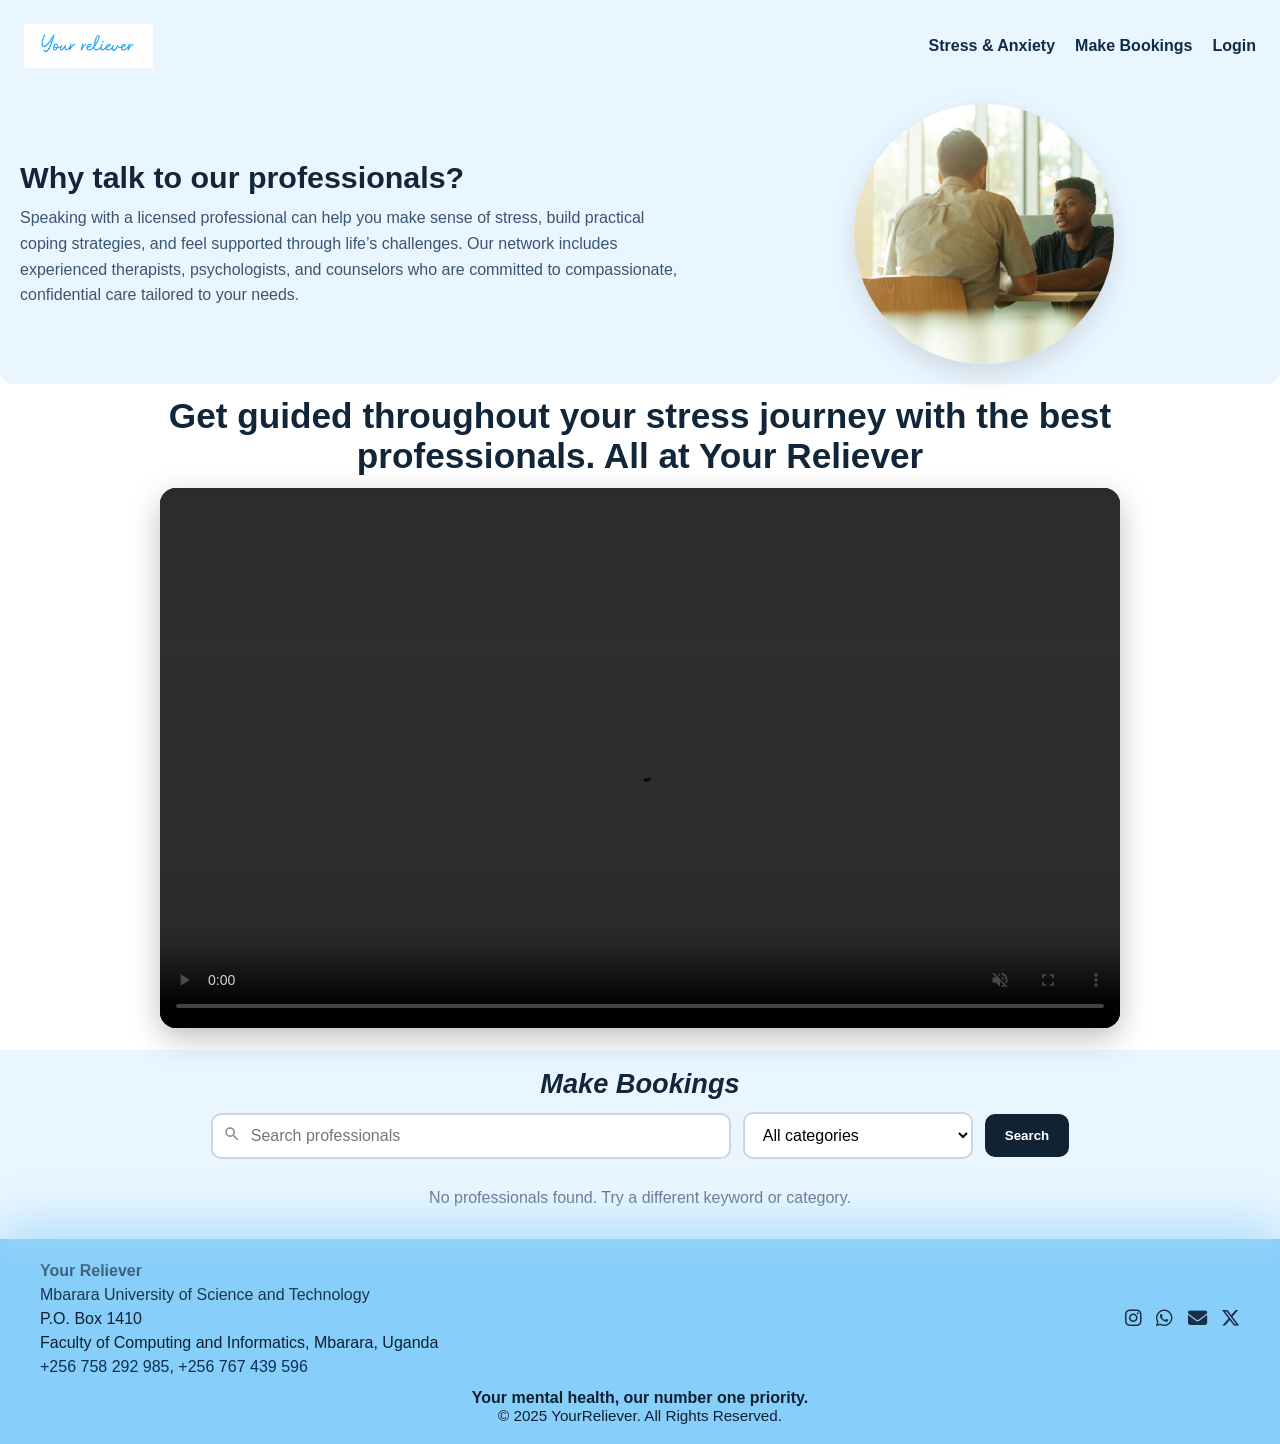
<file: BookProfessional.html>
<!DOCTYPE html>
<html lang="en">
    <head>
        <meta charset="UTF-8">
        <meta name="viewport" content="width=device-width, initial-scale=1" />
        <title>Book Professional - Your Reliever</title>
        <link rel="stylesheet" href="https://cdnjs.cloudflare.com/ajax/libs/font-awesome/6.5.0/css/all.min.css">
        <link rel="stylesheet" href="styles.css" />
    </head>
    <body class="book-professional">
        <nav class="bp-navbar" id="bpNavbar">
            <div class="bp-logo">
                <img src="Images/logo.png" alt="Your Reliever Logo" />
            </div>
            <ul class="bp-nav-links">
                <li><a href="#">Stress &amp; Anxiety</a></li>
                <li><a href="#bpBookingTitle">Make Bookings</a></li>
                <li><a href="#">Login</a></li>
            </ul>
        </nav>

            <!-- Why talk to our professionals? -->
            <section class="why" aria-label="Why talk to our professionals?">
                <div class="why__left">
                    <h2 class="why__title">Why talk to our professionals?</h2>
                    <p class="why__text">
                        Speaking with a licensed professional can help you make sense of stress, build
                        practical coping strategies, and feel supported through life’s challenges. Our
                        network includes experienced therapists, psychologists, and counselors who are
                        committed to compassionate, confidential care tailored to your needs.
                    </p>
                </div>
                <div class="why__right">
                    <!-- Replace src with your provided image path when ready -->
                    <img src="Images/PB.jpg" alt="Supportive professional session" class="PB" />
                </div>
            </section>
            
            <!-- Centered CTA heading below why section -->
            <div class="bp-cta-wrap">
                <div class="bp-cta-block">
                    <h2 class="bp-cta">Get guided throughout your stress journey with the best professionals. All at Your Reliever</h2>
                    
                    <!-- Autoplay video section -->
                    <section class="bp-video" aria-label="Introduction video">
                        <div class="bp-video__wrapper">
                            <video class="bp-video__player" src="video/BP video.mp4" autoplay muted loop playsinline controls>
                            </video>
                        </div>
                    </section>
                </div>
            </div>

            <!-- Make Bookings section -->
            <section class="bp-booking" aria-labelledby="bpBookingTitle">
                <div class="bp-booking__wrap">
                    <h2 class="bp-booking__title" id="bpBookingTitle">Make Bookings</h2>
                    <form class="bp-booking__form" role="search" aria-label="Search professionals by keyword and category">
                        <div class="bp-search">
                            <span class="bp-search__icon" aria-hidden="true">
                                <!-- inline SVG search icon -->
                                <svg width="18" height="18" viewBox="0 0 24 24" fill="none" xmlns="http://www.w3.org/2000/svg">
                                  <path d="M15.5 14h-.79l-.28-.27a6.471 6.471 0 0 0 1.57-4.23 6.5 6.5 0 1 0-6.5 6.5 6.471 6.471 0 0 0 4.23-1.57l.27.28v.79l5 4.99L20.49 19l-4.99-5Zm-6 0C7.01 14 5 11.99 5 9.5S7.01 5 9.5 5 14 7.01 14 9.5 11.99 14 9.5 14Z" fill="#66707a"/>
                                </svg>
                            </span>
                            <input class="bp-search__input" type="search" name="q" placeholder="Search professionals" aria-label="Search" />
                        </div>
                        <label class="bp-select__label" for="bpCategory">Category</label>
                        <select class="bp-search__select" id="bpCategory" name="category" aria-label="Category">
                            <option value="">All categories</option>
                            <option value="counsellors">Counsellors</option>
                            <option value="psychologists">Psychologists</option>
                            <option value="motivational-speakers">Motivational speakers</option>
                            <option value="religious-leaders">Religious leaders</option>
                        </select>

                        <button class="bp-search__button" type="submit">Search</button>
                    </form>
                    
                    <section class="bp-results" aria-live="polite" aria-label="Search results">
                        <div id="bpResults" class="bp-results__grid"></div>
                        <p class="bp-results__empty" id="bpResultsEmpty" hidden>No professionals found. Try a different keyword or category.</p>
                    </section>
                </div>
            </section>

            <!-- Booking Modal -->
            <div id="bpBookingModal" aria-modal="true" role="dialog" aria-labelledby="bpModalTitle" style="display:none;position:fixed;inset:0;background:rgba(0,0,0,.5);z-index:1000;align-items:center;justify-content:center;">
                <div class="bp-modal__panel" style="background:#fff; color:#111; width:min(680px, 92vw); max-height:90vh; overflow:auto; border-radius:12px; box-shadow:0 10px 30px rgba(0,0,0,.2); padding:20px 22px;">
                    <h3 id="bpModalTitle" class="bp-modal__title">Book a Professional</h3>
                    <form id="bpModalForm" style="display:block;">
                        <div class="bp-modal__grid" style="display:grid; grid-template-columns:1fr 1fr; gap:14px 16px; margin-top:10px;">
                            <div>
                                <label for="bpName">Full Name</label>
                                <input type="text" id="bpName" required placeholder="Your name" style="width:100%; padding:10px 12px; border:1px solid #e5e7eb; border-radius:8px;">
                            </div>
                            <div>
                                <label for="bpAge">Age</label>
                                <input type="number" id="bpAge" min="1" max="120" required placeholder="Age" style="width:100%; padding:10px 12px; border:1px solid #e5e7eb; border-radius:8px;">
                            </div>
                            <div>
                                <label for="bpTitle">Title</label>
                                <input type="text" id="bpTitle" required placeholder="e.g. Consultation" style="width:100%; padding:10px 12px; border:1px solid #e5e7eb; border-radius:8px;">
                            </div>
                            <div>
                                <label for="bpMeetup">Meetup Form</label>
                                <select id="bpMeetup" required style="width:100%; padding:10px 12px; border:1px solid #e5e7eb; border-radius:8px;">
                                    <option value="physical">Physical</option>
                                    <option value="video">Video call</option>
                                    <option value="audio">Audio call</option>
                                </select>
                            </div>
                            <div>
                                <label for="bpDate">Date</label>
                                <input type="date" id="bpDate" required style="width:100%; padding:10px 12px; border:1px solid #e5e7eb; border-radius:8px;">
                            </div>
                            <div>
                                <label for="bpTime">Time</label>
                                <input type="time" id="bpTime" required style="width:100%; padding:10px 12px; border:1px solid #e5e7eb; border-radius:8px;">
                            </div>
                            <div class="bp-modal__fullrow">
                                <label for="bpReason">Appointment Reason</label>
                                <textarea id="bpReason" rows="3" placeholder="Describe your reason" style="width:100%; padding:10px 12px; border:1px solid #e5e7eb; border-radius:8px;"></textarea>
                            </div>
                            <div class="bp-modal__fullrow">
                                <label for="bpProfessional">Select Professional</label>
                                <select id="bpProfessional" required style="width:100%; padding:10px 12px; border:1px solid #e5e7eb; border-radius:8px;"></select>
                            </div>
                        </div>
                        <div class="bp-modal__actions" style="display:flex; gap:10px; justify-content:flex-end; margin-top:14px;">
                            <button type="button" id="bpCancel" class="bp-btn bp-btn--secondary" style="padding:10px 14px; border-radius:8px;">Cancel</button>
                            <button type="submit" class="bp-search__button" style="padding:10px 14px; border-radius:8px;">Confirm Booking</button>
                        </div>
                    </form>
                    <div id="bpModalMsg" class="bp-modal__msg" style="margin-top:8px; color:#16a34a; font-weight:600;"></div>
                </div>
            </div>

        <!-- Footer -->
        <footer class="site-footer" role="contentinfo">
          <div class="footer__inner">
            <!-- Left: Contact/Address -->
            <address class="footer__address">
              <strong>Your Reliever</strong><br>
              Mbarara University of Science and Technology<br>
              P.O. Box 1410<br>
              Faculty of Computing and Informatics, Mbarara, Uganda<br>
              <a href="tel:+256758292985">+256 758 292 985</a>,
              <a href="tel:+256767439596">+256 767 439 596</a>
            </address>
    
            <!-- Right: Social Icons -->
            <div class="footer__social" aria-label="Social links">
              <a href="#" aria-label="Instagram" class="footer__icon"><i class="fa-brands fa-instagram"></i></a>
              <a href="#" aria-label="WhatsApp" class="footer__icon"><i class="fa-brands fa-whatsapp"></i></a>
              <a href="mailto:info@yourreliever.example" aria-label="Email" class="footer__icon"><i class="fa-solid fa-envelope"></i></a>
              <a href="#" aria-label="Twitter" class="footer__icon"><i class="fa-brands fa-x-twitter"></i></a>
            </div>
          </div>
          <!-- Bottom row: Quote and Copyright at the very bottom -->
          <div class="footer__bottom">
            <p class="footer__quote">Your mental health, our number one priority.</p>
            <p class="footer__copy">&copy; 2025 YourReliever. All Rights Reserved.</p>
          </div>
        </footer>

        <script src="Script.js" defer></script>
        <script>
          (function(){
            const openBtn = document.getElementById('bpOpenBooking');
            const modal = document.getElementById('bpBookingModal');
            const cancelBtn = document.getElementById('bpCancel');
            const form = document.getElementById('bpModalForm');
            const sel = document.getElementById('bpProfessional');
            const msg = document.getElementById('bpModalMsg');

            async function isAuthed(){
              try{
                const r = await fetch((location.protocol === 'file:' ? 'http://localhost/YourReliever/' : '') + 'backend/api/user.php?action=full', { credentials: 'include' });
                const j = await r.json();
                return !!(j && j.success);
              }catch(_){ return false; }
            }

            function openModal(){ modal.style.display = 'flex'; msg.style.display='none'; }
            function closeModal(){ modal.style.display = 'none'; }

            function loadProfessionals(){
              return fetch('backend/api/bookings.php?action=professionals', { credentials: 'include' })
                .then(r=>r.json()).then(j=>{
                  const list = (j && j.data) || [];
                  sel.innerHTML = '<option value="">Select professional</option>' + list.map(function(p){
                    const id = p.professional_id || p.id || p.user_id || '';
                    const name = p.full_name || p.name || ('#'+id);
                    return '<option value="'+id+'">'+name+'</option>';
                  }).join('');
                  return list;
                }).catch(()=>{ sel.innerHTML = '<option value="">Failed to load</option>'; return []; });
            }

            // Expose a helper to open the modal for a specific professional id
            window.bpShowBookingFor = function(professionalId){
              openModal();
              // Ensure list is populated, then preselect
              loadProfessionals().then(function(){
                if (professionalId) {
                  sel.value = String(professionalId);
                }
              });
            };

            if (openBtn) openBtn.addEventListener('click', async function(){
              if (!await isAuthed()) { alert('Please log in to book a professional.'); return; }
              openModal(); loadProfessionals();
            });
            if (cancelBtn) cancelBtn.addEventListener('click', closeModal);
            if (modal) modal.addEventListener('click', function(e){ if(e.target === modal) closeModal(); });

            if (form) form.addEventListener('submit', function(e){
              e.preventDefault();
              const professional_id = Number(sel.value);
              const appointment_date = document.getElementById('bpDate').value;
              const appointment_time = document.getElementById('bpTime').value;
              const booking_type = document.getElementById('bpTitle').value.trim();
              const problem = document.getElementById('bpReason').value.trim();
              const meetup = document.getElementById('bpMeetup').value;
              if (!professional_id || !appointment_date || !appointment_time || !booking_type) {
                alert('Please fill all required fields.'); return;
              }
              fetch('backend/api/bookings.php', {
                method: 'POST',
                headers: { 'Content-Type': 'application/json' },
                credentials: 'include',
                body: JSON.stringify({ action: 'create', professional_id, appointment_date, appointment_time, booking_type, problem, meetup })
              }).then(r=>r.json()).then(j=>{
                if (!j || j.success === false) { throw new Error((j&&j.error)||'Failed'); }
                msg.textContent = 'Booking confirmed! A reminder and notification have been added to your profile.';
                msg.style.display = 'block';
                setTimeout(closeModal, 1200);
              }).catch(err=>{
                alert('Please log in to book a professional.');
              });
            });
          })();
        </script>
    </body>
</html>
</file>
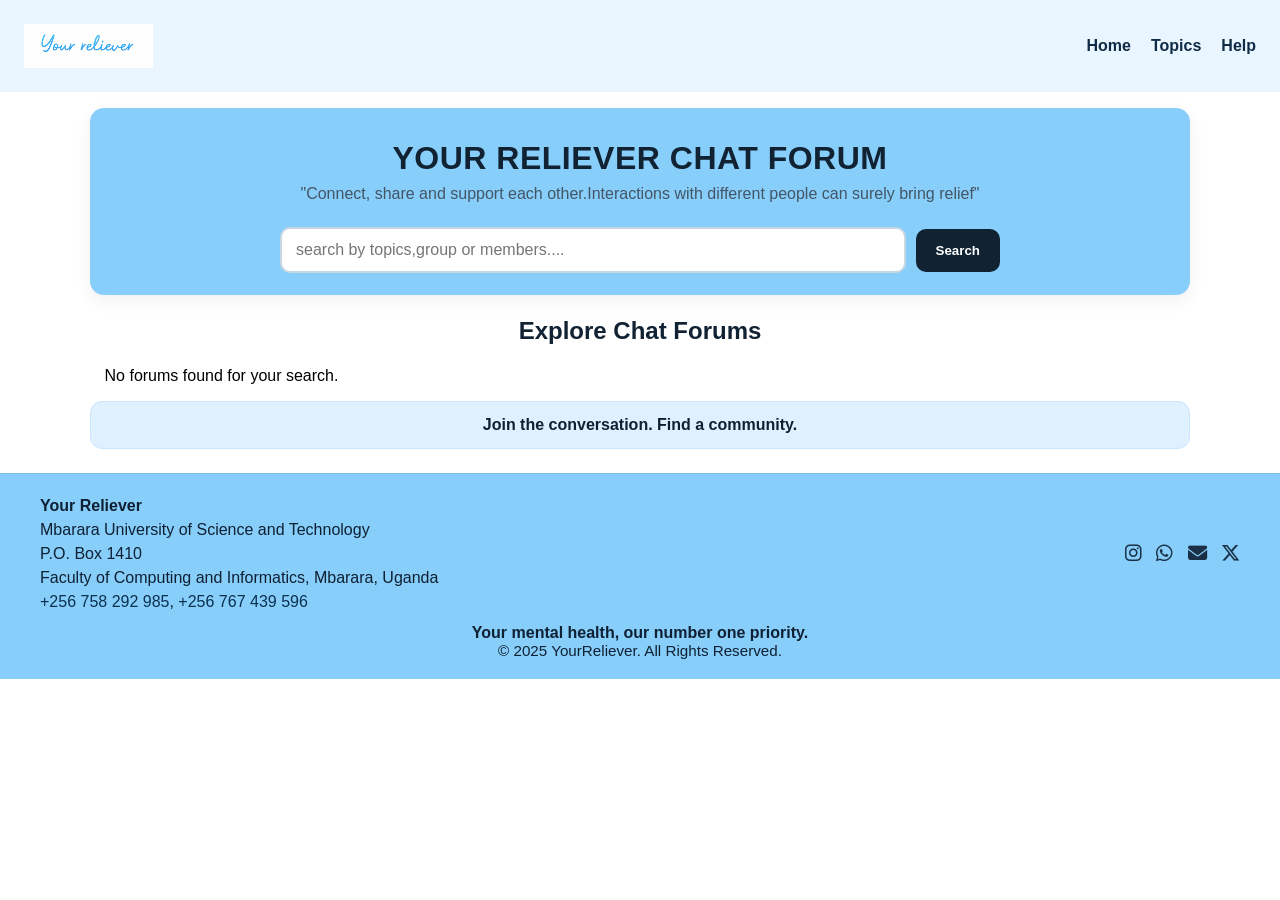
<file: ChatForum.html>
<!DOCTYPE html>
<html lang="en">
<head>
    <meta charset="UTF-8">
    <meta name="viewport" content="width=device-width, initial-scale=1.0">
    <title>ChatForum</title>
    <link rel="stylesheet" href="https://cdnjs.cloudflare.com/ajax/libs/font-awesome/6.5.0/css/all.min.css">
    <link rel="stylesheet" href="styles.css">
    <link rel="stylesheet" href="ChatForum.css">
</head>
<body class="chat-forum">
    <!-- Fixed navbar (same style as BookProfessional) -->
    <nav class="bp-navbar" role="navigation" aria-label="Main navigation">
        <div class="bp-logo">
            <img src="Images/logo.png" alt="Your Reliever Logo">
        </div>
        <ul class="bp-nav-links">
            <li><a href="Index.html">Home</a></li>
            <li class="cf-topics">
              <a href="#" id="cfTopicsToggle" aria-haspopup="true" aria-expanded="false">Topics</a>
              <ul class="cf-topics__menu" id="cfTopicsMenu" hidden></ul>
            </li>
            <li><a href="Emergency.html">Help</a></li>
        </ul>
    </nav>

    <main class="bp-container">
        <section class="cf-hero" aria-label="Chat forum header">
            <h1 class="bp-title title-stacked">
                <span class="title-line title-main">YOUR RELIEVER CHAT FORUM</span>
                <!--
                <span class="title-line title-sub">CHAT FORUM</span>-->
            </h1>
            <p class="bp-sub">"Connect, share and support each other.Interactions with different people can surely bring relief"</p>

            <!-- Forum search -->
            <form class="forum-search" role="search" aria-label="Search forum threads">
                <label class="sr-only" for="forumSearchInput">Search forum</label>
                <input
                  id="forumSearchInput"
                  class="forum-search__input"
                  type="search"
                  name="q"
                  placeholder="search by topics,group or members...."
                  autocomplete="off"
                />
                <button class="forum-search__button" type="submit">Search</button>
            </form>
        </section>

        <!-- Chat forums grid -->
        <section class="cf-list" aria-label="Available chat forums">
            <h2 class="cf-list__title">Explore Chat Forums</h2>
            <div class="cf-cards">
                <!-- Row 1 -->
                <article class="cf-card">
                    <h3 class="cf-card__name">Mindful Breathing</h3>
                    <ul class="cf-card__meta">
                        <li><strong>Topic:</strong> Stress Relief</li>
                        <li><strong>Group:</strong> Wellness</li>
                        <li><strong>Members:</strong> 248</li>
                    </ul>
                    <div class="cf-card__actions">
                        <button class="cf-card__join" type="button">Join</button>
                    </div>
                </article>
                <article class="cf-card">
                    <h3 class="cf-card__name">Exam Anxiety Support</h3>
                    <ul class="cf-card__meta">
                        <li><strong>Topic:</strong> Study Pressure</li>
                        <li><strong>Group:</strong> Students</li>
                        <li><strong>Members:</strong> 392</li>
                    </ul>
                    <div class="cf-card__actions">
                        <button class="cf-card__join" type="button">Join</button>
                    </div>
                </article>
                <article class="cf-card">
                    <h3 class="cf-card__name">Daily Gratitude</h3>
                    <ul class="cf-card__meta">
                        <li><strong>Topic:</strong> Positivity</li>
                        <li><strong>Group:</strong> Community</li>
                        <li><strong>Members:</strong> 181</li>
                    </ul>
                    <div class="cf-card__actions">
                        <button class="cf-card__join" type="button">Join</button>
                    </div>
                </article>
                <article class="cf-card">
                    <h3 class="cf-card__name">Sleep Better</h3>
                    <ul class="cf-card__meta">
                        <li><strong>Topic:</strong> Sleep Hygiene</li>
                        <li><strong>Group:</strong> Wellness</li>
                        <li><strong>Members:</strong> 205</li>
                    </ul>
                    <div class="cf-card__actions">
                        <button class="cf-card__join" type="button">Join</button>
                    </div>
                </article>

                <!-- Row 2 -->
                <article class="cf-card">
                    <h3 class="cf-card__name">First-Year Transitions</h3>
                    <ul class="cf-card__meta">
                        <li><strong>Topic:</strong> Adapting to Campus</li>
                        <li><strong>Group:</strong> Freshers</li>
                        <li><strong>Members:</strong> 134</li>
                    </ul>
                    <div class="cf-card__actions">
                        <button class="cf-card__join" type="button">Join</button>
                    </div>
                </article>
                <article class="cf-card">
                    <h3 class="cf-card__name">Healthy Relationships</h3>
                    <ul class="cf-card__meta">
                        <li><strong>Topic:</strong> Communication</li>
                        <li><strong>Group:</strong> Peer Support</li>
                        <li><strong>Members:</strong> 276</li>
                    </ul>
                    <div class="cf-card__actions">
                        <button class="cf-card__join" type="button">Join</button>
                    </div>
                </article>
                <article class="cf-card">
                    <h3 class="cf-card__name">Financial Wellness</h3>
                    <ul class="cf-card__meta">
                        <li><strong>Topic:</strong> Budgeting</li>
                        <li><strong>Group:</strong> Life Skills</li>
                        <li><strong>Members:</strong> 159</li>
                    </ul>
                    <div class="cf-card__actions">
                        <button class="cf-card__join" type="button">Join</button>
                    </div>
                </article>
                <article class="cf-card">
                    <h3 class="cf-card__name">Faith & Support</h3>
                    <ul class="cf-card__meta">
                        <li><strong>Topic:</strong> Spiritual Care</li>
                        <li><strong>Group:</strong> Community</li>
                        <li><strong>Members:</strong> 311</li>
                    </ul>
                    <div class="cf-card__actions">
                        <button class="cf-card__join" type="button">Join</button>
                    </div>
                </article>
            </div>
        </section>
        <!-- Conversation CTA banner -->
        <section class="cf-cta" aria-label="Join the community">
            <p class="cf-cta__text">Join the conversation. Find a community.</p>
        </section>
    
    </main>

    <!-- Footer -->
    <footer class="site-footer" role="contentinfo">
      <div class="footer__inner">
        <!-- Left: Contact/Address -->
        <address class="footer__address">
          <strong>Your Reliever</strong><br>
          Mbarara University of Science and Technology<br>
          P.O. Box 1410<br>
          Faculty of Computing and Informatics, Mbarara, Uganda<br>
          <a href="tel:+256758292985">+256 758 292 985</a>,
          <a href="tel:+256767439596">+256 767 439 596</a>
        </address>

        <!-- Right: Social Icons -->
        <div class="footer__social" aria-label="Social links">
          <a href="https://www.instagram.com/yourreliever" target="_blank" rel="noopener noreferrer" aria-label="Instagram" class="footer__icon"><i class="fa-brands fa-instagram"></i></a>
          <a href="https://wa.me/256758292985" target="_blank" rel="noopener noreferrer" aria-label="WhatsApp" class="footer__icon"><i class="fa-brands fa-whatsapp"></i></a>
          <a href="mailto:mwimaedrine@gmail.com" aria-label="Email" class="footer__icon"><i class="fa-solid fa-envelope"></i></a>
          <a href="https://twitter.com/yourreliever" target="_blank" rel="noopener noreferrer" aria-label="Twitter" class="footer__icon"><i class="fa-brands fa-x-twitter"></i></a>
        </div>
      </div>
      <!-- Bottom row: Quote and Copyright at the very bottom -->
      <div class="footer__bottom">
        <p class="footer__quote">Your mental health, our number one priority.</p>
        <p class="footer__copy">&copy; 2025 YourReliever. All Rights Reserved.</p>
      </div>
    </footer>

    <script src="chatForum.js" defer></script>
</body>
</html>
</file>
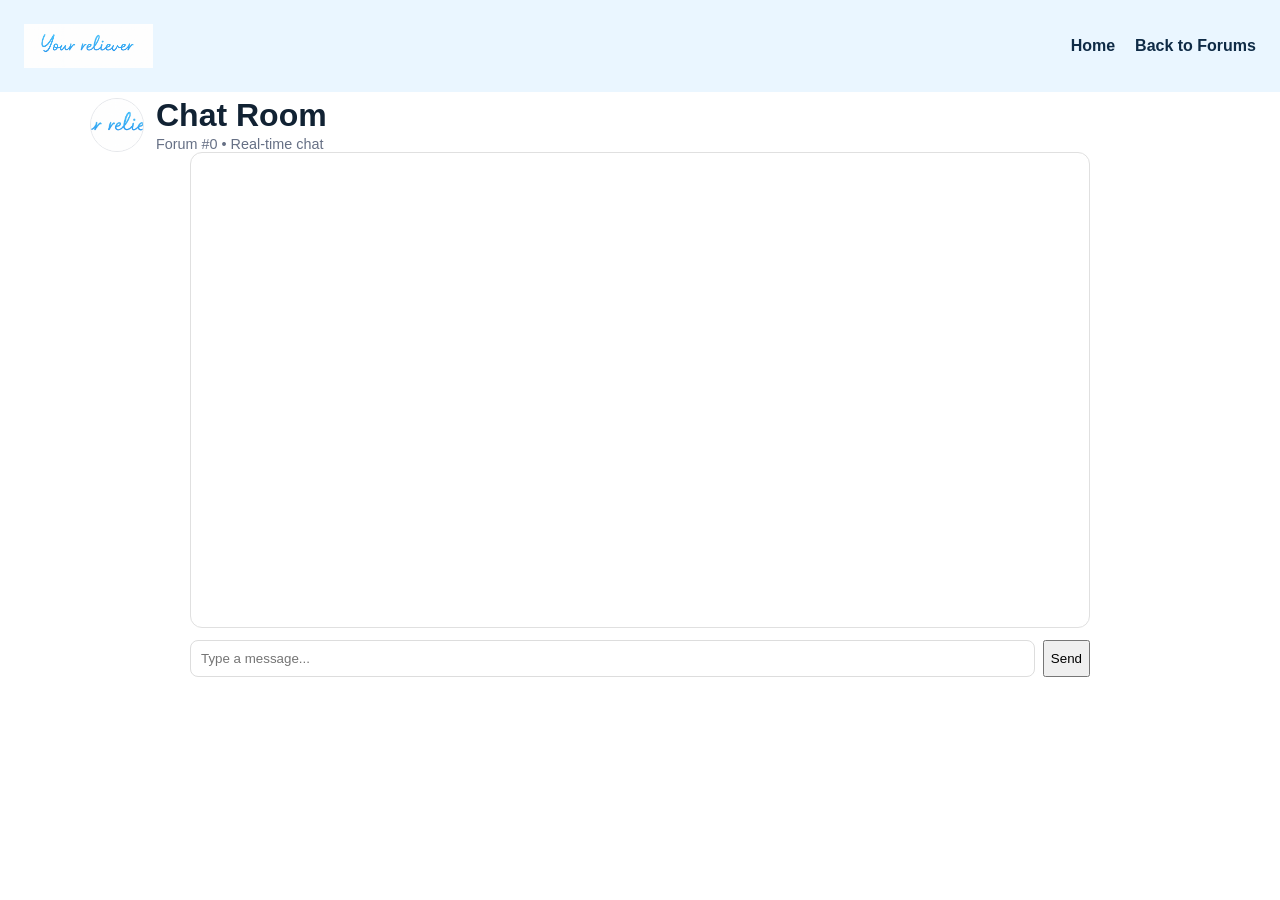
<file: ChatRoom.html>
<!DOCTYPE html>
<html lang="en">
<head>
  <meta charset="UTF-8">
  <meta name="viewport" content="width=device-width, initial-scale=1.0">
  <title>Chat Room — Your Reliever</title>
  <link rel="stylesheet" href="styles.css">
  <link rel="stylesheet" href="ChatForum.css">
  <style>
    /* Minimal dark mode styles for chat room */
    body.chat-room.dark-mode { background: #0f172a; color: #e2e8f0; }
    body.chat-room.dark-mode .bp-navbar { background: #0b1220; border-bottom: 1px solid #1f2937; }
    body.chat-room.dark-mode .bp-nav-links a { color: #cbd5e1; }
    body.chat-room.dark-mode .cf-hero { background: linear-gradient(90deg, rgba(30,41,59,.6), rgba(15,23,42,.6)); border-radius: 10px; padding: 8px 12px; }
    body.chat-room.dark-mode #chatMessages { background: #0b1220 !important; border-color: #1f2937 !important; color: #e2e8f0; }
    body.chat-room.dark-mode input#chatInput { background:#111827; color:#e5e7eb; border-color:#374151; }
    body.chat-room.dark-mode .cf-card__join { background:#334155; color:#e5e7eb; border: 1px solid #475569; }
    /* Keep header below navbar (structure already ensures this) */
  </style>
</head>
<body class="chat-room">
  <nav class="bp-navbar" role="navigation" aria-label="Main navigation">
    <div class="bp-logo">
      <img src="Images/logo.png" alt="Your Reliever Logo">
    </div>
    <ul class="bp-nav-links">
      <li><a href="Index.html">Home</a></li>
      <li><a href="ChatForum.html">Back to Forums</a></li>
    </ul>
  </nav>
  <main class="bp-container">
    <!-- Chat toolbar below navbar, right-aligned -->
    <div class="chat-toolbar" style="display:flex;justify-content:flex-end;gap:8px;padding:20px 12px 0 12px;">
      <button id="chatDarkToggle" title="Toggle dark mode" style="border:1px solid #e5e7eb;border-radius:8px;background:#fff;padding:6px 10px;cursor:pointer;">Dark</button>
    </div>
    <header class="cf-hero" aria-label="Chat header" style="display:flex;align-items:center;gap:12px; margin-top:24px;">
      <img id="roomAvatar" src="Images/logo.png" alt="Forum avatar" style="width:52px;height:52px;border-radius:50%;object-fit:cover;border:1px solid #e5e7eb;">
      <div>
        <h1 class="bp-title" id="roomTitle" style="margin:0;">Chat Room</h1>
        <p class="bp-sub" id="roomMeta" style="margin:2px 0 0;color:#667085;font-size:0.9rem;"></p>
      </div>
    </header>

    <section class="chat-panel" aria-label="Chat messages" style="display:flex;flex-direction:column;gap:12px;max-width:900px;margin:0 auto;">
      <div id="chatMessages" style="border:1px solid #e0e0e0;border-radius:12px;padding:12px;height:50vh;overflow:auto;background:#fff;"></div>
      <form id="chatForm" style="display:flex;gap:8px;">
        <input type="text" id="chatInput" placeholder="Type a message..." autocomplete="off" style="flex:1;padding:10px;border:1px solid #ddd;border-radius:8px;" />
        <button type="submit" class="cf-card__join">Send</button>
      </form>
    </section>
  </main>

  <script src="chatRoom.js" defer></script>
</body>
</html>
</file>
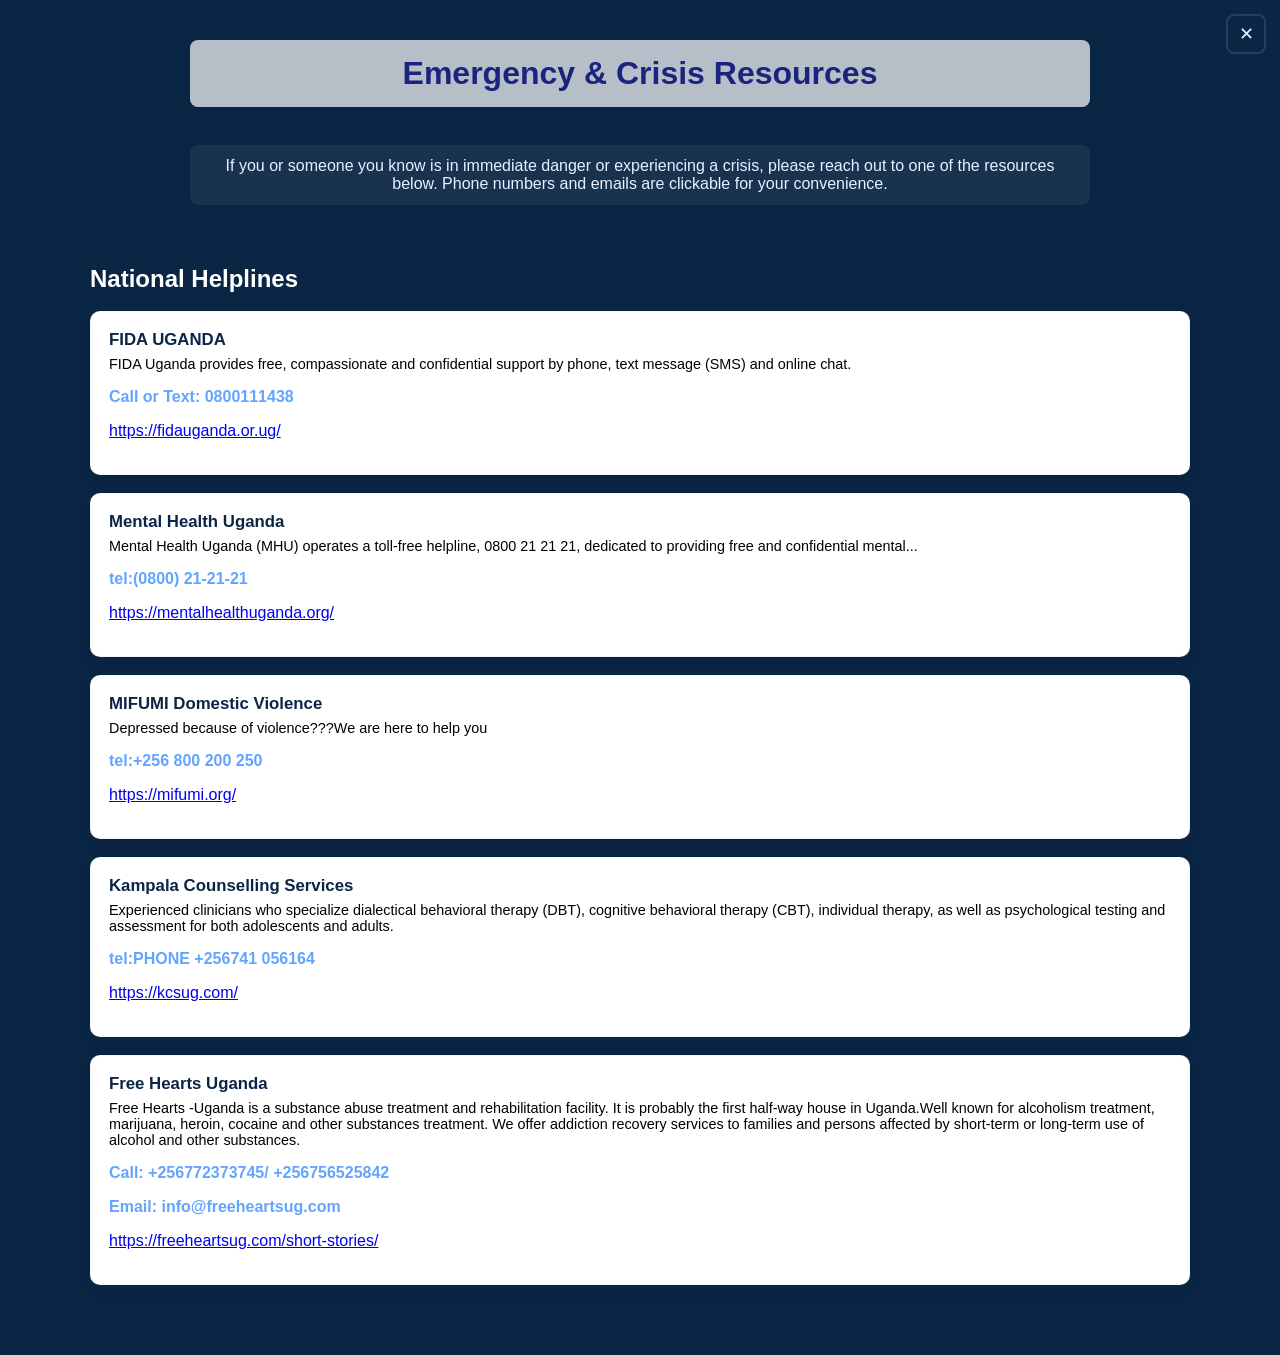
<file: Emergency.html>
<!DOCTYPE html>
<html lang="en">
<head>
    <meta charset="UTF-8">
    <meta name="viewport" content="width=device-width, initial-scale=1.0">
    <title>Emergency</title>
    <link rel="stylesheet" href="Emergency.css">
</head>
<body>
    <!-- Close button -->
    <button id="close-btn" aria-label="Close and return to home">✕</button>
    <header class="page-header">
        <h1>Emergency & Crisis Resources</h1>
        <p class="lead">If you or someone you know is in immediate danger or experiencing a crisis, please reach out to one of the resources below. Phone numbers and emails are clickable for your convenience.</p>
    </header>

    <main>
        <section class="contacts-section" aria-labelledby="contacts-heading">
            <h2 id="contacts-heading">National Helplines</h2>

            <div class="contacts-grid">
                <!-- FIDA UGANDA-->
                <article class="contact-card">
                    <h3>FIDA UGANDA</h3>
                    <p class="tag">FIDA Uganda provides free, compassionate and confidential support by phone, text message (SMS) and online chat.</p>
                    <p><a href="tel:0800111438" class="contact-link">Call or Text: 0800111438</a></p>
                    <p><a href="https://fidauganda.or.ug/" target="_blank" rel="noopener">https://fidauganda.or.ug/</a></p>
                </article>

                <!-- Mental Health Uganda -->
                <article class="contact-card">
                    <h3>Mental Health Uganda</h3>
                    <p class="tag mh-para">Mental Health Uganda (MHU) operates a toll-free helpline, 0800 21 21 21, dedicated to providing free and confidential mental...</p>
                    <p><a href="sms:741741?body=HELP" class="contact-link">tel:(0800) 21-21-21</a></p>
                    <p><a href="https://mentalhealthuganda.org/" target="_blank" rel="noopener">https://mentalhealthuganda.org/</a></p>
                </article>

                <!-- MIFUMI Domestic Violence -->
                <article class="contact-card">
                    <h3>MIFUMI Domestic Violence</h3>
                    <p class="tag">Depressed because of violence???We are here to help you</p>
                    <p><a href="tel:+256 800 200 250" class="contact-link">tel:+256 800 200 250</a></p>
                    <p><a href="https://mifumi.org/" target="_blank" rel="noopener">https://mifumi.org/</a></p>
                </article>

                <!-- kampala Counseling services -->
                <article class="contact-card">
                    <h3>Kampala Counselling Services</h3>
                    <p class="tag">Experienced clinicians who specialize dialectical behavioral therapy (DBT), cognitive behavioral therapy (CBT), individual therapy, as well as psychological testing and assessment for both adolescents and adults.</p>
                    <p><a href="tel:PHONE +256741 056164" class="contact-link">tel:PHONE +256741 056164</a></p>
                    <p><a href="https://kcsug.com/" target="_blank" rel="noopener">https://kcsug.com/</a></p>
                </article>

                <!-- Free hearts Uganda -->
                <article class="contact-card">
                    <h3>Free Hearts Uganda</h3>
                    <p class="tag">Free Hearts -Uganda is a substance abuse treatment and rehabilitation facility. It is probably the first half-way house in Uganda.Well known for alcoholism treatment, marijuana, heroin, cocaine and other substances treatment. We offer addiction recovery services to families and persons affected by short-term or long-term use of alcohol and other substances.</p>
                    <p><a href="tel:+256772373745/ +256756525842" class="contact-link">Call: +256772373745/ +256756525842</a></p>
                    <p><a href="info@freeheartsug.com" class="contact-link">Email: info@freeheartsug.com</a></p>
                    <p><a href="https://freeheartsug.com/short-stories/" target="_blank" rel="noopener">https://freeheartsug.com/short-stories/</a></p>
                </article>
            </div>
        </section>
    </main>
    <script src="Emergency.js"></script>
</body>
</html>
</file>
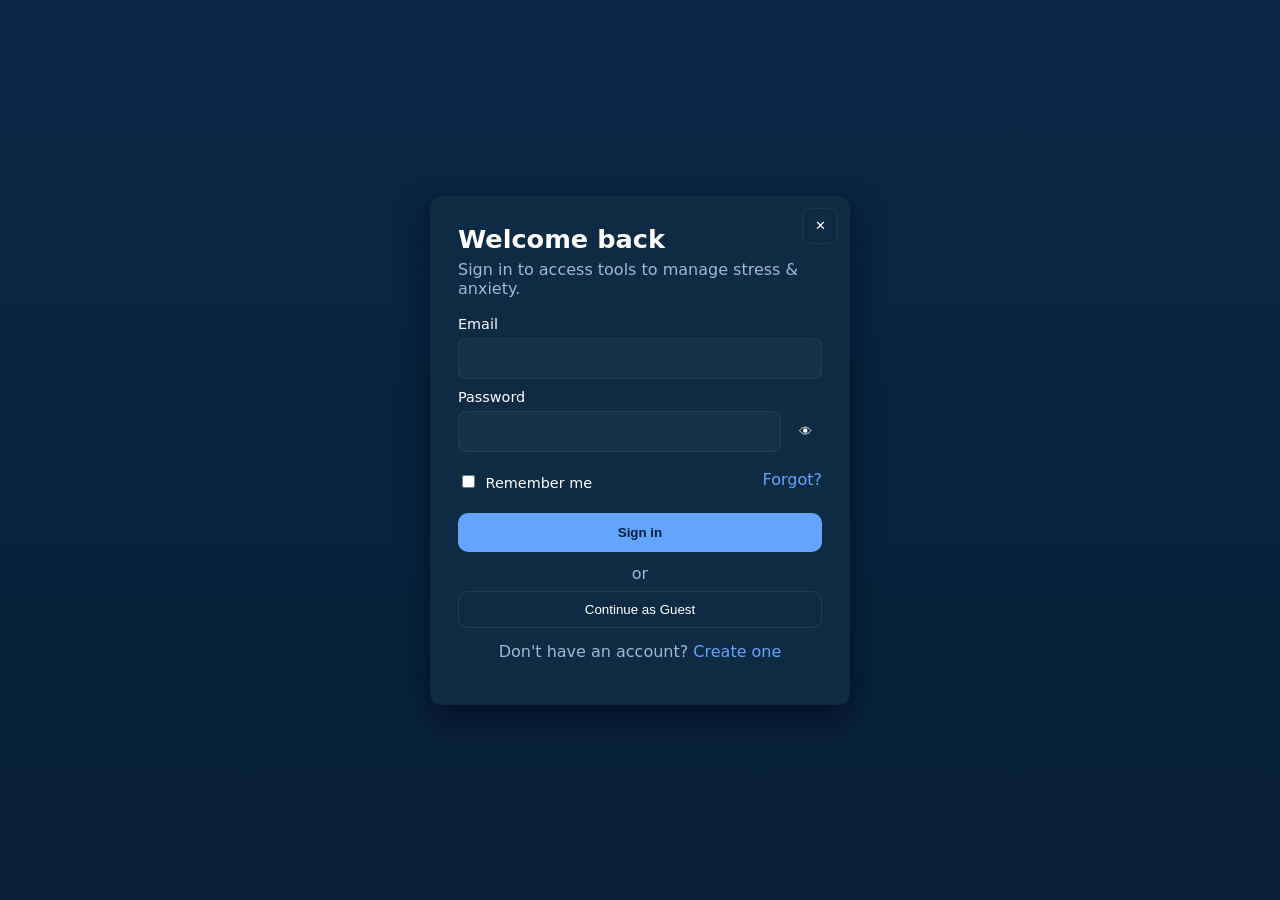
<file: LogIn.html>
<!doctype html>
<html lang="en">
<head>
  <meta charset="utf-8">
  <meta name="viewport" content="width=device-width,initial-scale=1">
  <title>Log In — Stress & Anxiety</title>
  <link rel="stylesheet" href="Login.css">
</head>
<body>
  <main class="login-root">
    <section class="login-card" aria-labelledby="login-title">
      <button class="close-home" id="login-close" aria-label="Return to home">✕</button>
      <h1 id="login-title">Welcome back</h1>
      <p class="login-sub">Sign in to access tools to manage stress & anxiety.</p>

      <form id="login-form" novalidate>
        <label for="email">Email</label>
        <input id="email" name="email" type="email" required inputmode="email" autocomplete="email" />

        <label for="password">Password</label>
        <div class="pw-row">
          <input id="password" name="password" type="password" required autocomplete="current-password" />
          <button type="button" id="pw-toggle" aria-label="Show password">👁</button>
        </div>

        <div class="row-between">
          <label class="remember"><input type="checkbox" id="remember" name="remember"/> Remember me</label>
          <a href="#" class="forgot">Forgot?</a>
        </div>

        <button class="primary" type="submit">Sign in</button>

        <div class="or">or</div>
        <button type="button" class="secondary" id="demo">Continue as Guest</button>
      </form>

      <p class="signup">Don't have an account? <a href="register.html">Create one</a></p>
    </section>
  </main>

  <script src="Login.js"></script>
</body>
</html>
</file>
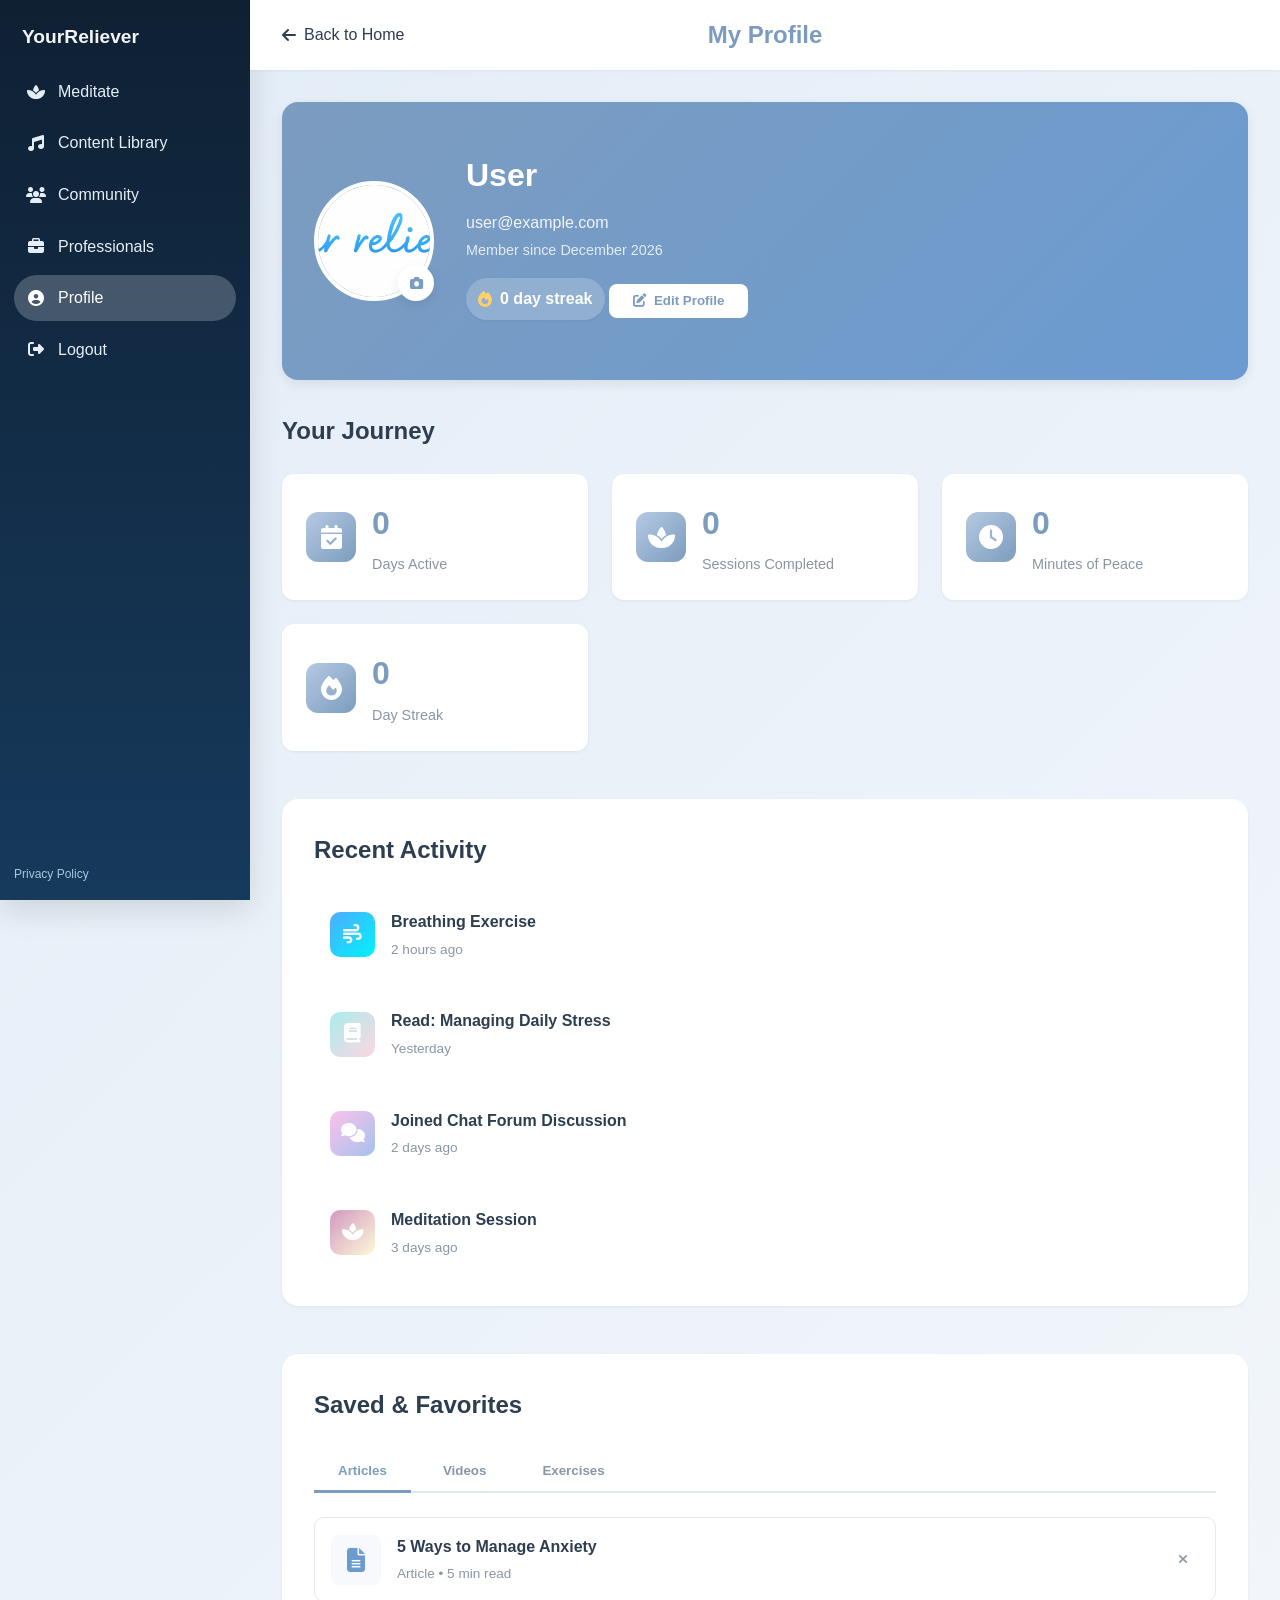
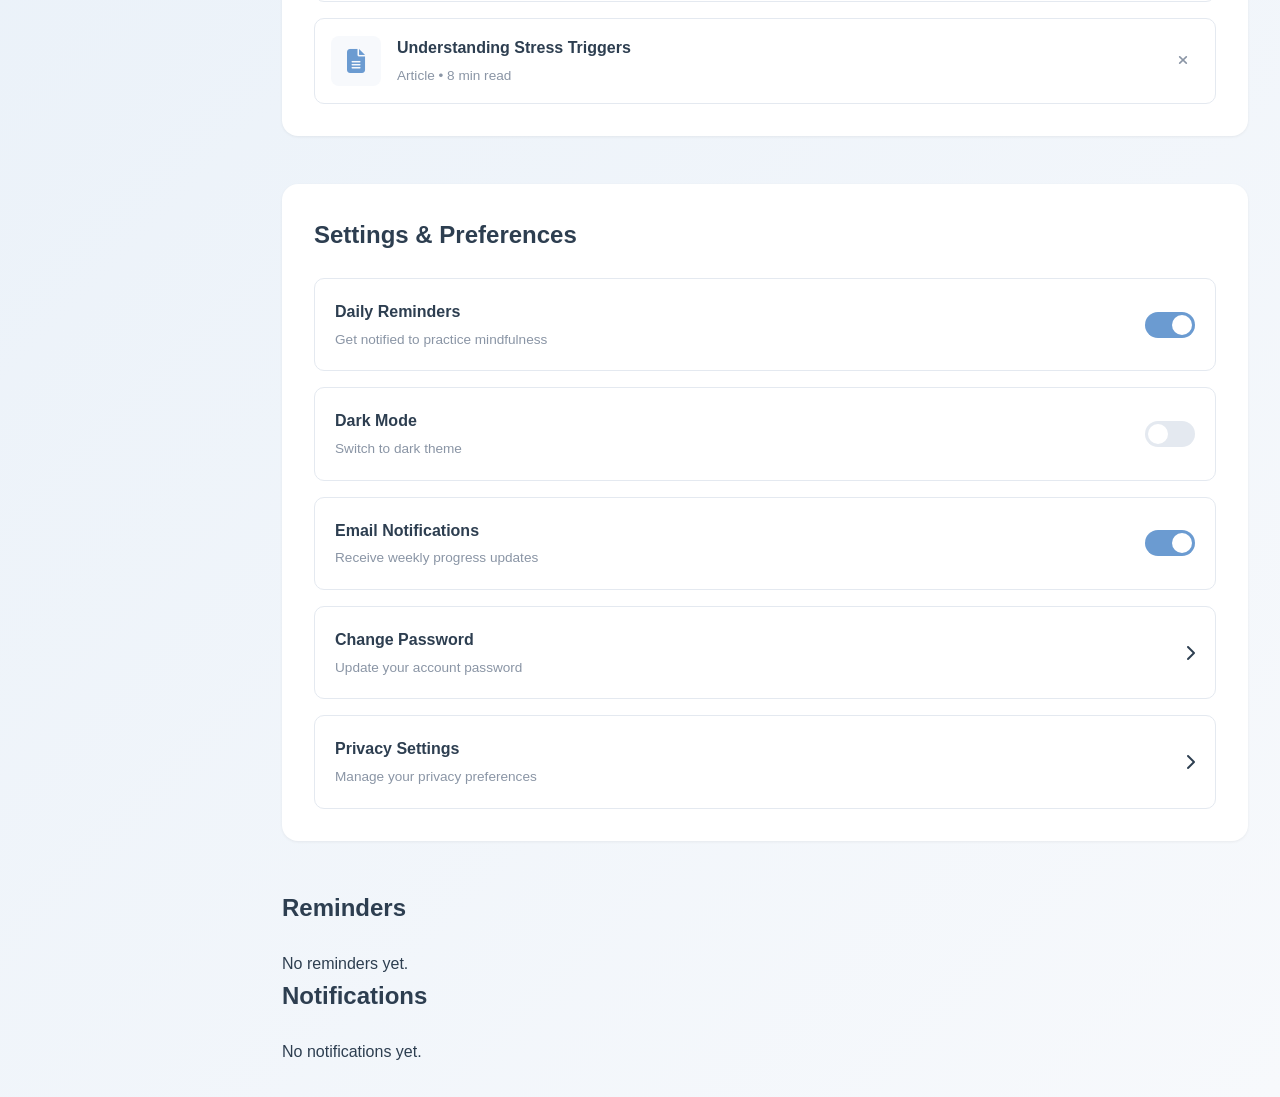
<file: profile.html>
<!DOCTYPE html>
<html lang="en">
<head>
  <meta charset="UTF-8">
  <meta name="viewport" content="width=device-width, initial-scale=1.0">
  <title>My Profile — Your Reliever</title>
  <link rel="stylesheet" href="https://cdnjs.cloudflare.com/ajax/libs/font-awesome/6.5.0/css/all.min.css">
  <link rel="stylesheet" href="profile.css">
</head>
<body>
  <div class="profile-layout">
    <aside class="profile-sidebar" id="profileSidebar" aria-label="Section navigation">
      <div class="sidebar-brand">YourReliever</div>
      <nav class="sidebar-nav">
        <a href="Stress&Anxiety.html" class="sidebar-link" data-target="Stress&Anxiety.html"><i class="fas fa-spa"></i><span>Meditate</span></a>
        <a href="ContentLibrary.html" class="sidebar-link" data-target="ContentLibrary.html"><i class="fas fa-music"></i><span>Content Library</span></a>
        <a href="ChatForum.html" class="sidebar-link" data-target="ChatForum.html"><i class="fas fa-users"></i><span>Community</span></a>
        <a href="BookProfessional.html" class="sidebar-link" data-target="BookProfessional.html"><i class="fas fa-briefcase"></i><span>Professionals</span></a>
        <a href="#" class="sidebar-link active" data-target="__profile__"><i class="fas fa-user-circle"></i><span>Profile</span></a>
        <a href="#" class="sidebar-link" data-target="logout"><i class="fas fa-sign-out-alt"></i><span>Logout</span></a>
      </nav>
      <div class="sidebar-footer">
        <a class="sidebar-legal" href="#">Privacy Policy</a>
      </div>
    </aside>

    <div class="content-area">
      <!-- Navigation Bar -->
      <nav class="profile-navbar">
        <div class="nav-left">
          <a href="Index.html" class="back-link">
            <i class="fas fa-arrow-left"></i>
            <span>Back to Home</span>
          </a>
        </div>
        <div class="nav-center">
          <h1 class="nav-title">My Profile</h1>
        </div>
        <div class="nav-right">
          <button class="mobile-menu-toggle" id="mobile-menu-toggle" aria-label="Open menu">
            <i class="fas fa-bars"></i>
          </button>
        </div>
      </nav>

      <!-- Inline page loader (hidden when viewing Profile) -->
      <iframe id="contentFrame" title="Inline Page" style="display:none;border:0;width:100%;height:80vh;border-radius:12px;background:#fff;"></iframe>

      <main id="profileContent" class="profile-container">
        <!-- Profile Header Section -->
        <section class="profile-header">
          <div class="profile-avatar-section">
            <div class="avatar-wrapper">
              <img src="Images/logo.png" alt="User Avatar" class="profile-avatar" id="profile-avatar">
              <button class="avatar-edit-btn" id="avatar-edit-btn" aria-label="Change avatar">
                <i class="fas fa-camera"></i>
              </button>
            </div>
          </div>
          
          <div class="profile-info">
            <h2 class="profile-name" id="profile-name">Nsubuga Arafat</h2>
            <p class="profile-email" id="profile-email">arafat12@gmail.com</p>
            <p class="profile-member-since">Member since <span id="member-date">October 2024</span></p>
            <div class="streak-chip" aria-label="Current streak">
              <i class="fas fa-fire"></i>
              <span><span id="streak-chip-count">7</span> day streak</span>
            </div>
            <button class="edit-profile-btn" id="edit-profile-btn">
              <i class="fas fa-edit"></i> Edit Profile
            </button>
          </div>
        </section>

        <!-- Statistics Cards -->
        <section class="stats-section">
          <h3 class="section-title">Your Journey</h3>
          <div class="stats-grid">
            <div class="stat-card">
              <div class="stat-icon">
                <i class="fas fa-calendar-check"></i>
              </div>
              <div class="stat-content">
                <h4 class="stat-value" id="days-active">12</h4>
                <p class="stat-label">Days Active</p>
              </div>
            </div>

            <div class="stat-card">
              <div class="stat-icon">
                <i class="fas fa-spa"></i>
              </div>
              <div class="stat-content">
                <h4 class="stat-value" id="sessions-completed">28</h4>
                <p class="stat-label">Sessions Completed</p>
              </div>
            </div>

            <div class="stat-card">
              <div class="stat-icon">
                <i class="fas fa-clock"></i>
              </div>
              <div class="stat-content">
                <h4 class="stat-value" id="total-minutes">145</h4>
                <p class="stat-label">Minutes of Peace</p>
              </div>
            </div>

            <div class="stat-card">
              <div class="stat-icon">
                <i class="fas fa-fire"></i>
              </div>
              <div class="stat-content">
                <h4 class="stat-value" id="streak">7</h4>
                <p class="stat-label">Day Streak</p>
              </div>
            </div>
          </div>
        </section>

        <!-- Recent Activity -->
        <section class="activity-section">
          <h3 class="section-title">Recent Activity</h3>
          <div class="activity-list" id="activity-list">
            <div class="activity-item">
              <div class="activity-icon breathing">
                <i class="fas fa-wind"></i>
              </div>
              <div class="activity-details">
                <h4 class="activity-title">Breathing Exercise</h4>
                <p class="activity-time">2 hours ago</p>
              </div>
            </div>

            <div class="activity-item">
              <div class="activity-icon content">
                <i class="fas fa-book"></i>
              </div>
              <div class="activity-details">
                <h4 class="activity-title">Read: Managing Daily Stress</h4>
                <p class="activity-time">Yesterday</p>
              </div>
            </div>

            <div class="activity-item">
              <div class="activity-icon chat">
                <i class="fas fa-comments"></i>
              </div>
              <div class="activity-details">
                <h4 class="activity-title">Joined Chat Forum Discussion</h4>
                <p class="activity-time">2 days ago</p>
              </div>
            </div>

            <div class="activity-item">
              <div class="activity-icon meditation">
                <i class="fas fa-spa"></i>
              </div>
              <div class="activity-details">
                <h4 class="activity-title">Meditation Session</h4>
                <p class="activity-time">3 days ago</p>
              </div>
            </div>
          </div>
        </section>

        <!-- Saved Content -->
        <section class="saved-section">
          <h3 class="section-title">Saved & Favorites</h3>
          <div class="saved-tabs">
            <button class="tab-btn active" data-tab="articles">Articles</button>
            <button class="tab-btn" data-tab="videos">Videos</button>
            <button class="tab-btn" data-tab="exercises">Exercises</button>
          </div>
          
          <div class="saved-content" id="saved-content">
            <div class="saved-item">
              <div class="saved-thumbnail">
                <i class="fas fa-file-alt"></i>
              </div>
              <div class="saved-info">
                <h4 class="saved-title">5 Ways to Manage Anxiety</h4>
                <p class="saved-meta">Article • 5 min read</p>
              </div>
              <button class="saved-remove-btn" aria-label="Remove from saved">
                <i class="fas fa-times"></i>
              </button>
            </div>

            <div class="saved-item">
              <div class="saved-thumbnail">
                <i class="fas fa-file-alt"></i>
              </div>
              <div class="saved-info">
                <h4 class="saved-title">Understanding Stress Triggers</h4>
                <p class="saved-meta">Article • 8 min read</p>
              </div>
              <button class="saved-remove-btn" aria-label="Remove from saved">
                <i class="fas fa-times"></i>
              </button>
            </div>
          </div>
        </section>

        <!-- Settings Section -->
        <section class="settings-section">
          <h3 class="section-title">Settings & Preferences</h3>
          <div class="settings-list">
            <div class="setting-item">
              <div class="setting-info">
                <h4 class="setting-title">Daily Reminders</h4>
                <p class="setting-desc">Get notified to practice mindfulness</p>
              </div>
              <label class="toggle-switch">
                <input type="checkbox" id="reminders-toggle" checked>
                <span class="toggle-slider"></span>
              </label>
            </div>

            <div class="setting-item">
              <div class="setting-info">
                <h4 class="setting-title">Dark Mode</h4>
                <p class="setting-desc">Switch to dark theme</p>
              </div>
              <label class="toggle-switch">
                <input type="checkbox" id="dark-mode-toggle">
                <span class="toggle-slider"></span>
              </label>
            </div>

            <div class="setting-item">
              <div class="setting-info">
                <h4 class="setting-title">Email Notifications</h4>
                <p class="setting-desc">Receive weekly progress updates</p>
              </div>
              <label class="toggle-switch">
                <input type="checkbox" id="email-toggle" checked>
                <span class="toggle-slider"></span>
              </label>
            </div>

            <div class="setting-item clickable" id="change-password">
              <div class="setting-info">
                <h4 class="setting-title">Change Password</h4>
                <p class="setting-desc">Update your account password</p>
              </div>
              <i class="fas fa-chevron-right"></i>
            </div>

            <div class="setting-item clickable" id="privacy-settings">
              <div class="setting-info">
                <h4 class="setting-title">Privacy Settings</h4>
                <p class="setting-desc">Manage your privacy preferences</p>
              </div>
              <i class="fas fa-chevron-right"></i>
            </div>
          </div>
        </section>

        <!-- Reminders -->
        <section class="reminders-section">
          <h3 class="section-title">Reminders</h3>
          <div class="reminders-list" id="reminders-list">
            <p>No reminders yet.</p>
          </div>
        </section>

        <!-- Notifications -->
        <section class="notifications-section">
          <h3 class="section-title">Notifications</h3>
          <div class="notifications-list" id="notifications-list">
            <p>No notifications yet.</p>
          </div>
        </section>

        
      </main>
    </div>
  </div>

  <script src="profile.js"></script>
</body>
</html>
</file>
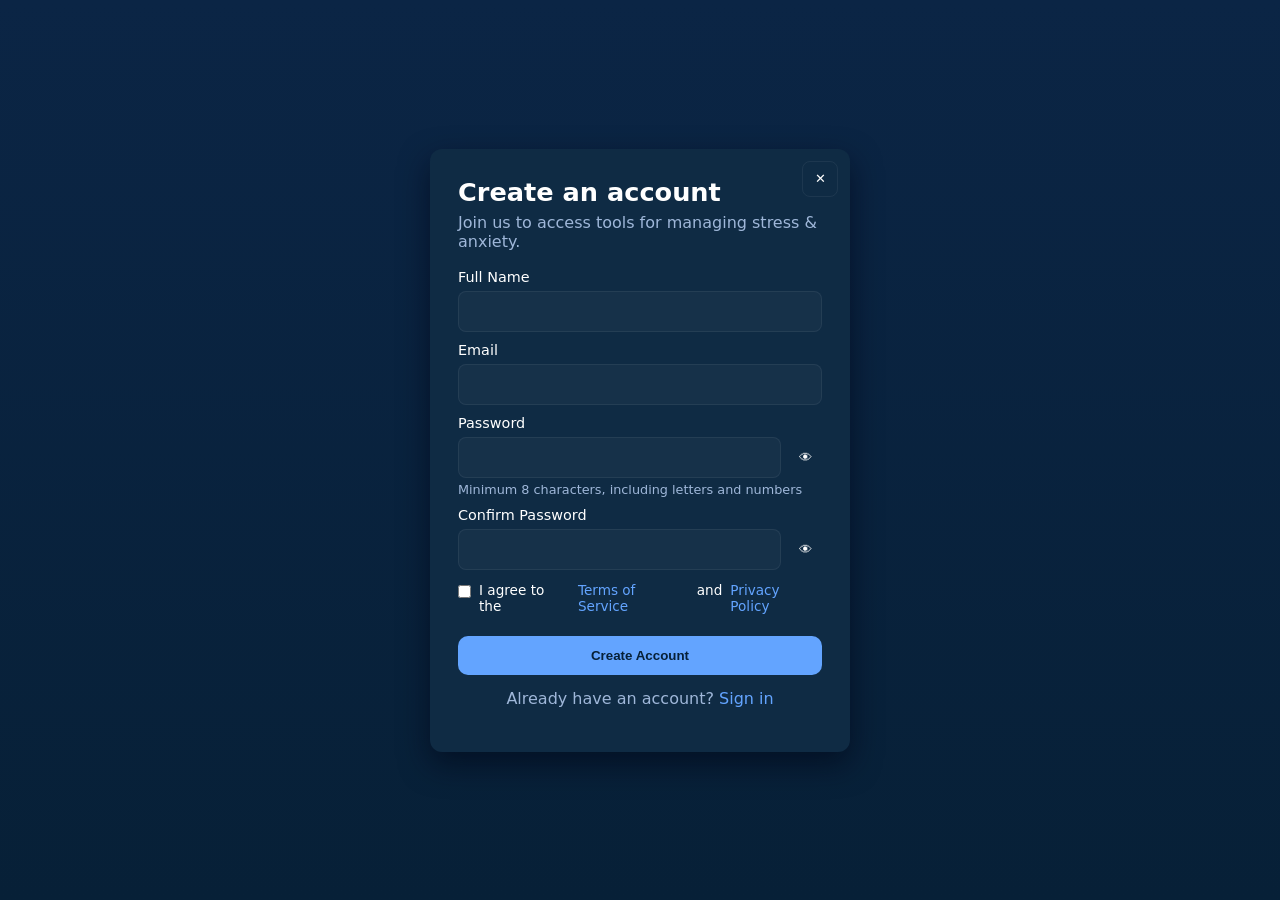
<file: register.html>
<!doctype html>
<html lang="en">
<head>
  <meta charset="utf-8">
  <meta name="viewport" content="width=device-width,initial-scale=1">
  <title>Sign Up — Stress & Anxiety</title>
  <link rel="stylesheet" href="register.css">
</head>
<body>
  <main class="register-root">
    <section class="register-card" aria-labelledby="register-title">
      <button class="close-home" id="register-close" aria-label="Return to home">✕</button>
      <h1 id="register-title">Create an account</h1>
      <p class="register-sub">Join us to access tools for managing stress & anxiety.</p>

      <form id="register-form" novalidate>
        <label for="fullname">Full Name</label>
        <input id="fullname" name="fullname" type="text" required autocomplete="name" />

        <label for="email">Email</label>
        <input id="email" name="email" type="email" required inputmode="email" autocomplete="email" />

        <label for="password">Password</label>
        <div class="pw-row">
          <input id="password" name="password" type="password" required autocomplete="new-password" />
          <button type="button" id="pw-toggle" aria-label="Show password">👁</button>
        </div>
        <p class="pw-hint">Minimum 8 characters, including letters and numbers</p>

        <label for="confirm-password">Confirm Password</label>
        <div class="pw-row">
          <input id="confirm-password" name="confirm-password" type="password" required autocomplete="new-password" />
          <button type="button" id="pw-toggle-confirm" aria-label="Show password">👁</button>
        </div>

        <label class="terms">
          <input type="checkbox" id="terms" name="terms" required/>
          I agree to the <a href="#" class="link">Terms of Service</a> and <a href="#" class="link">Privacy Policy</a>
        </label>

        <button class="primary" type="submit">Create Account</button>
      </form>

      <p class="signin">Already have an account? <a href="LogIn.html">Sign in</a></p>
    </section>
  </main>

  <script src="register.js"></script>
</body>
</html>
</file>
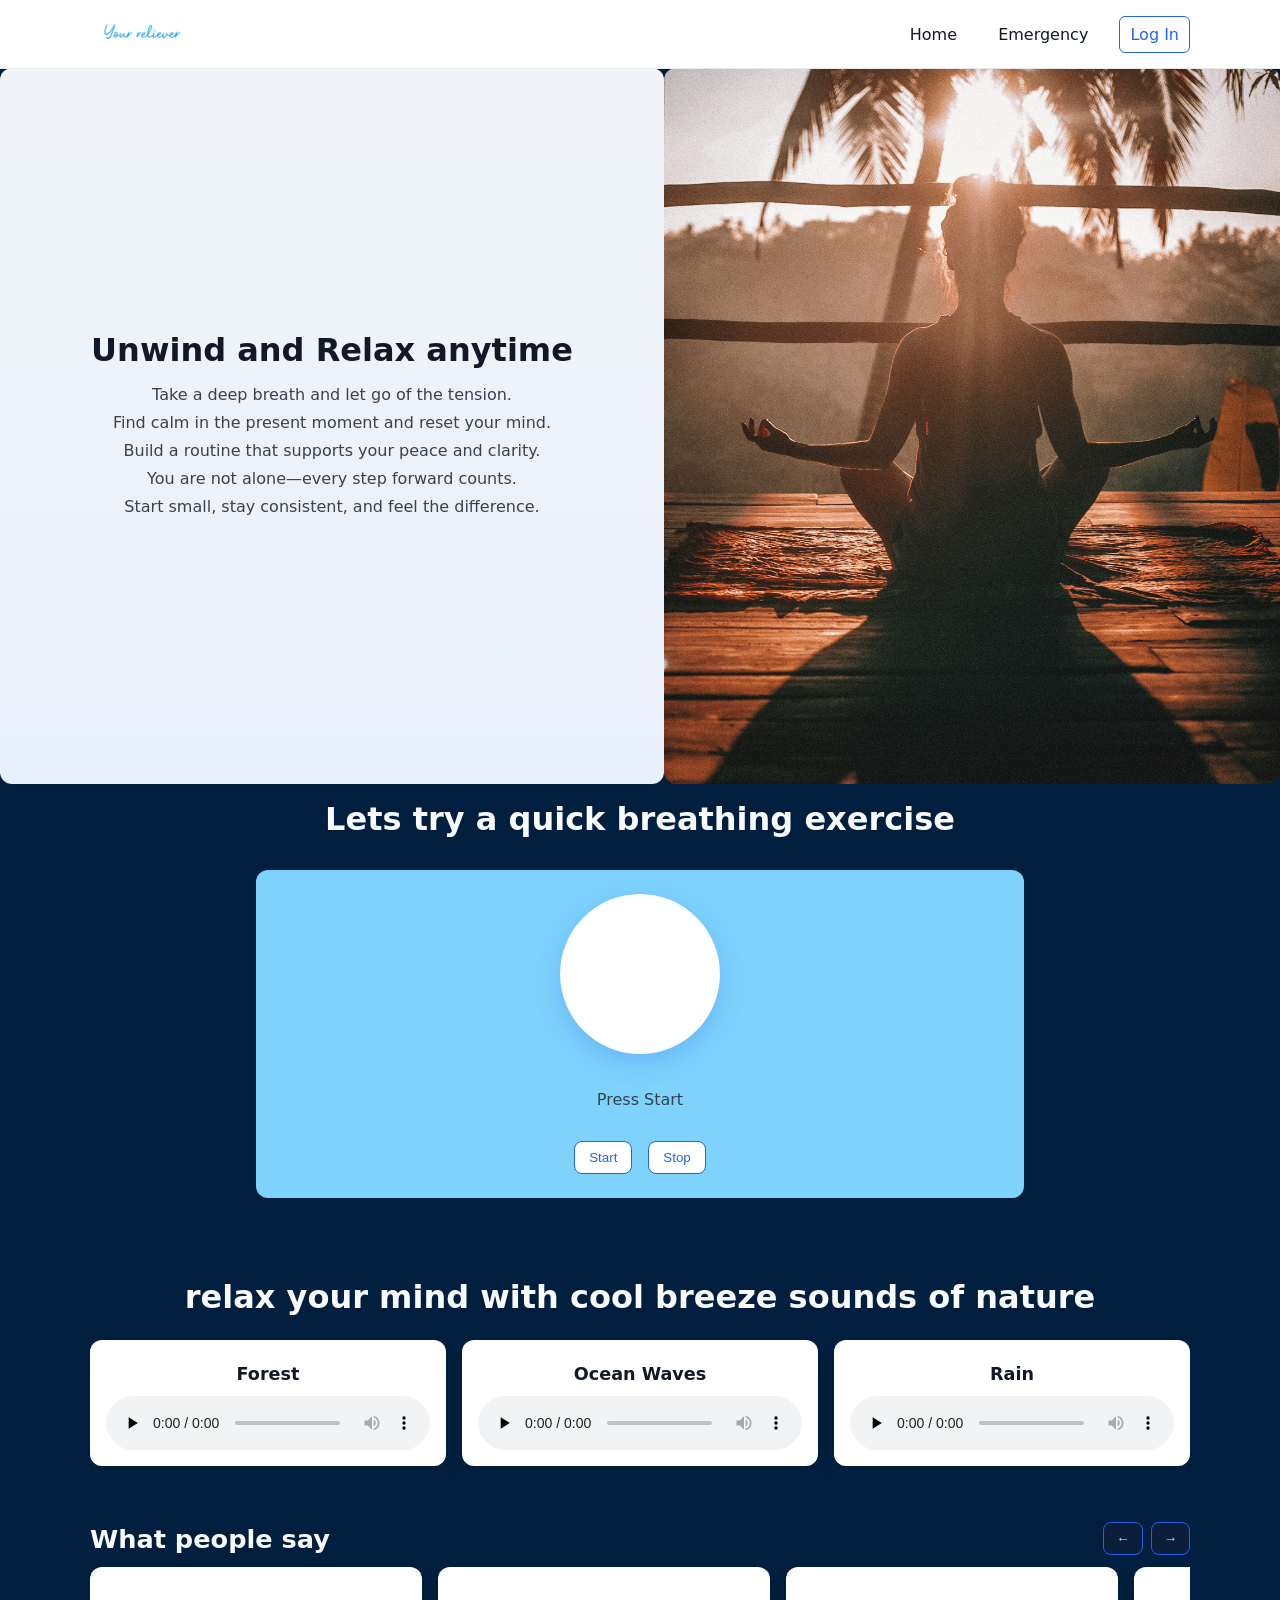
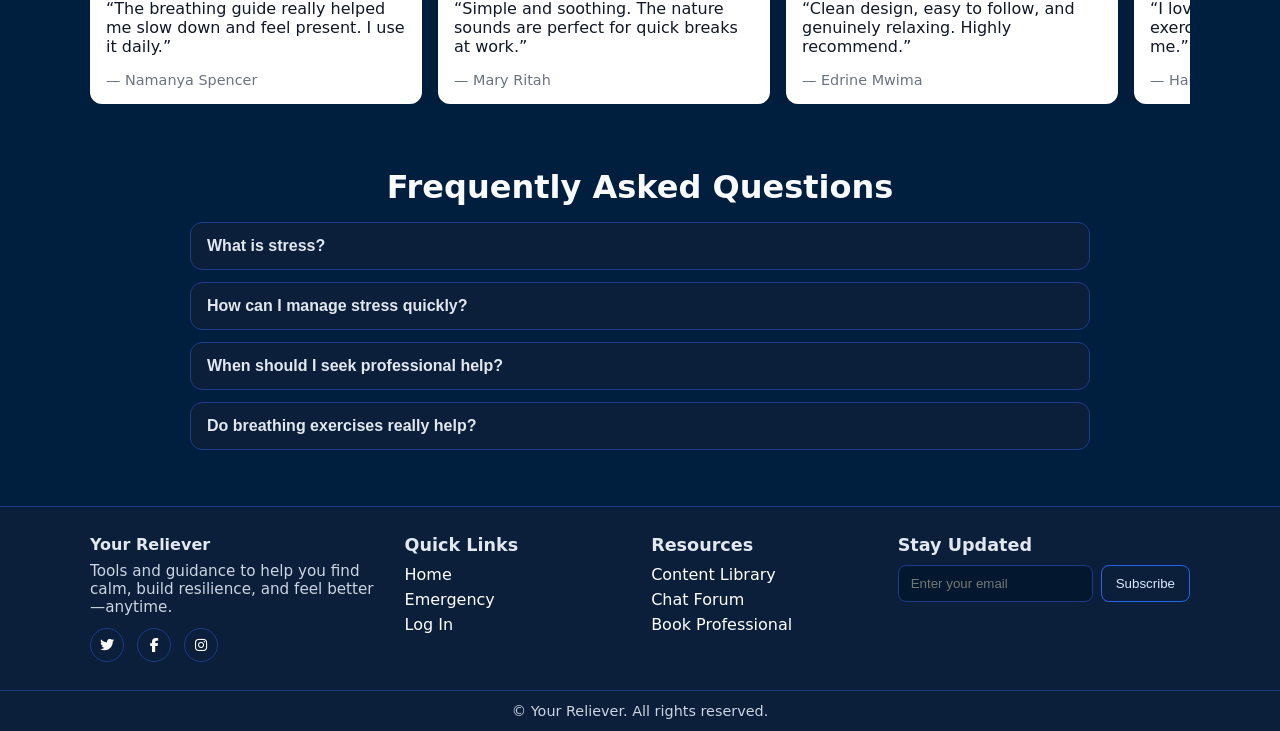
<file: Stress&Anxiety.html>
<!DOCTYPE html>
<html lang="en">
<head>
    <meta charset="UTF-8">
    <meta name="viewport" content="width=device-width, initial-scale=1.0">
    <title>Stressand Anxiety</title>
    <link rel="stylesheet" href="Stress&anxiety.css">
    <link rel="stylesheet" href="https://cdnjs.cloudflare.com/ajax/libs/font-awesome/6.5.0/css/all.min.css">
</head>
<body>
    <header class="navbar">
        <div class="container">
            <a href="index.html" class="logo"><img src="Images/logo.png" alt="Your Reliever Logo"></a>
            <nav class="nav-links">
                <a href="index.html">Home</a>
                <a href="Emergency.html">Emergency</a>
                <a href="Login.html" class="btn-login">Log In</a>
            </nav>
        </div>
    </header>

    <main class="page-content">
        <section class="hero">
            <div class="hero-left">
                <h1>Unwind and Relax anytime</h1>
                <p>
                    Take a deep breath and let go of the tension.<br>
                    Find calm in the present moment and reset your mind.<br>
                    Build a routine that supports your peace and clarity.<br>
                    You are not alone—every step forward counts.<br>
                    Start small, stay consistent, and feel the difference.
                </p>
            </div>
            <div class="hero-right">
                <img src="Images/NavBackground.jpg" alt="Relaxing illustration or photo">
            </div>
        </section>
        <section class="breathing">
            <h2>Lets try a quick breathing exercise</h2>
            <div class="breathing-container">
                <div class="breathing-visual">
                    <div class="breathing-circle" aria-hidden="true"></div>
                </div>
                <div class="breathing-instruction" aria-live="polite">Press Start</div>
                <div class="breathing-controls">
                    <button id="breath-start" type="button">Start</button>
                    <button id="breath-stop" type="button">Stop</button>
                </div>
            </div>
        </section>
        <section class="nature">
            <h2>relax your mind with cool breeze  sounds of nature</h2>
            <div class="sounds">
                <div class="sound-item">
                    <h3>Forest</h3>
                    <audio controls preload="none">
                        <source src="Media/forest.mp3" type="audio/mpeg">
                    </audio>
                </div>
                <div class="sound-item">
                    <h3>Ocean Waves</h3>
                    <audio controls preload="none">
                        <source src="Media/ocean.mp3" type="audio/mpeg">
                    </audio>
                </div>
                <div class="sound-item">
                    <h3>Rain</h3>
                    <audio controls preload="none">
                        <source src="Media/rain.mp3" type="audio/mpeg">
                    </audio>
                </div>
            </div>
        </section>
        <section class="reviews" aria-label="User Reviews">
            <div class="reviews-header">
                <h2>What people say</h2>
                <div class="reviews-controls">
                    <button class="reviews-prev" type="button" aria-label="Previous review">&#8592;</button>
                    <button class="reviews-next" type="button" aria-label="Next review">&#8594;</button>
                </div>
            </div>
            <div class="reviews-viewport">
                <div class="reviews-track">
                    <article class="review-card">
                        <p>“The breathing guide really helped me slow down and feel present. I use it daily.”</p>
                        <div class="review-meta">— Namanya Spencer</div>
                    </article>
                    <article class="review-card">
                        <p>“Simple and soothing. The nature sounds are perfect for quick breaks at work.”</p>
                        <div class="review-meta">— Mary Ritah</div>
                    </article>
                    <article class="review-card">
                        <p>“Clean design, easy to follow, and genuinely relaxing. Highly recommend.”</p>
                        <div class="review-meta">— Edrine Mwima</div>
                    </article>
                    <article class="review-card">
                        <p>“I love the minimal layout. The exercise timings feel just right for me.”</p>
                        <div class="review-meta">— Haniel Ngabirano</div>
                    </article>
                    <article class="review-card">
                        <p>“Ocean waves track helps me focus. I put it on loop during study sessions.”</p>
                        <div class="review-meta">— Arafat Nsubuga</div>
                    </article>
                    <article class="review-card">
                        <p>“Five minutes with the breathing tool and I’m noticeably calmer.”</p>
                        <div class="review-meta">— Arnold Baluku </div>
                    </article>
                    <article class="review-card">
                        <p>“Great on mobile too. Buttons are clear, and animations are smooth.”</p>
                        <div class="review-meta">— Lule Vianney</div>
                    </article>
                    <article class="review-card">
                        <p>“Exactly what I needed between meetings—quick, effective, and gentle.”</p>
                        <div class="review-meta">— Bendeka Douglus</div>
                    </article>
                </div>
            </div>
        </section>
        <section class="faq" aria-label="Frequently Asked Questions about Stress">
            <h2>Frequently Asked Questions</h2>
            <div class="faq-list">
                <article class="faq-item">
                    <button class="faq-question" aria-expanded="false" aria-controls="faq1">What is stress?</button>
                    <div id="faq1" class="faq-answer" hidden>
                        Stress is your body’s response to pressure. Short-term stress can be helpful, but long-term stress can affect your sleep, mood, and health.
                    </div>
                </article>
                <article class="faq-item">
                    <button class="faq-question" aria-expanded="false" aria-controls="faq2">How can I manage stress quickly?</button>
                    <div id="faq2" class="faq-answer" hidden>
                        Try paced breathing (inhale–hold–exhale), a short walk, or brief grounding exercises (like naming 5 things you can see) to reset your nervous system.
                    </div>
                </article>
                <article class="faq-item">
                    <button class="faq-question" aria-expanded="false" aria-controls="faq3">When should I seek professional help?</button>
                    <div id="faq3" class="faq-answer" hidden>
                        If stress interferes with daily activities, sleep, appetite, or relationships for more than a few weeks, consider speaking with a professional.
                    </div>
                </article>
                <article class="faq-item">
                    <button class="faq-question" aria-expanded="false" aria-controls="faq4">Do breathing exercises really help?</button>
                    <div id="faq4" class="faq-answer" hidden>
                        Yes. Slow, deep breathing can stimulate the parasympathetic system, lowering heart rate and helping your body move out of fight-or-flight.
                    </div>
                </article>
            </div>
        </section>
    </main>

    <footer class="site-footer" aria-label="Footer">
        <div class="footer-inner">
            <div class="footer-col footer-brand-col">
                <div class="footer-brand">Your Reliever</div>
                <p class="footer-desc">Tools and guidance to help you find calm, build resilience, and feel better—anytime.</p>
                <div class="footer-social" aria-label="Social links">
    <a href="#" class="social-icon" aria-label="Twitter"><i class="fab fa-twitter"></i></a>
    <a href="#" class="social-icon" aria-label="Facebook"><i class="fab fa-facebook-f"></i></a>
    <a href="#" class="social-icon" aria-label="Instagram"><i class="fab fa-instagram"></i></a>
</div>
            </div>
            <div class="footer-col">
                <h3>Quick Links</h3>
                <ul class="footer-list">
                    <li><a href="Index.html">Home</a></li>
                    <li><a href="Emergency.html">Emergency</a></li>
                    <li><a href="Login.html">Log In</a></li>
                </ul>
            </div>
            <div class="footer-col">
                <h3>Resources</h3>
                <ul class="footer-list">
                    <li><a href="ContentLibrary.html">Content Library</a></li>
                    <li><a href="ChatForum.html">Chat Forum</a></li>
                    <li><a href="BookProfessional.html">Book Professional</a></li>
                </ul>
            </div>
            <div class="footer-col footer-newsletter-col">
                <h3>Stay Updated</h3>
                <form class="footer-newsletter" action="#" method="post" onsubmit="return false;">
                    <input type="email" placeholder="Enter your email" aria-label="Email address">
                    <button type="submit">Subscribe</button>
                </form>
            </div>
        </div>
        <div class="footer-bottom">
            <div class="footer-copy">&copy; <span id="year"></span> Your Reliever. All rights reserved.</div>
        </div>
    </footer>

    <script src="Stress&anxiety.js"></script>
 </body>
</html>
</file>
<file: styles.css>
:root {
  --nav-collapsed-height: 72px;
}

/* Collapsed fixed navbar on scroll */
.navbar.navbar--scrolled {
  position: fixed;
  top: 0;
  left: 0;
  right: 0;
  height: var(--nav-collapsed-height);
  background-color: rgba(0, 0, 0, 0.75);
  box-shadow: 0 8px 24px rgba(0,0,0,0.18);
  backdrop-filter: saturate(120%) blur(6px);
  z-index: 1000;
}

.navbar.navbar--scrolled .logo img {
  height: 40px;
}

/* Push content down when navbar becomes fixed */
body.has-fixed-nav {
  padding-top: var(--nav-collapsed-height);
}

/* Subtle hero shift to mimic*/
.hero-section {
  transition: transform 1s ease;
}
body.nav-shift .hero-section {
  transform: translateY(-24px);
}
body {
  margin: 0;
  font-family: Arial, sans-serif;
  transition: padding-top 2s ease; /* smooth content shift when nav fixes */
}

.navbar {
  position: relative;
  display: flex;
  align-items: center;
  justify-content: space-between;
  padding: 10px 30px;
  background-image: url('images/stars.png'); 
  background-size: cover; 
  background-position: center center; /* centers image both ways */
  background-repeat: no-repeat;
  height: 250px; /* adjust based on how much of the image you want visible */
  z-index: 1;
  background-color: #000; /* fallback if image doesn't load */
  transition: height 300ms ease, background-color 300ms ease, box-shadow 300ms ease, padding 300ms ease;
}

/* Blurry bottom fade effect */
.navbar::after {
  content: "";
  position: absolute;
  bottom: -20px;
  left: 0;
  width: 100%;
  height: 60px;
  background-image: inherit;
  background-size: cover;
  background-position: center center;
  background-repeat: no-repeat;
  filter: blur(20px);
  z-index: -1;
  opacity: 0.6;
  transition: opacity 300ms ease; /* fade out blur on collapse */
}

/* Fade the bottom blur strip when collapsed */
.navbar.navbar--scrolled::after {
  opacity: 0;
}

.logo img {
  height: 60px;
  transition: height 300ms ease;
}

.nav-links {
  list-style: none;
  display: flex;
  gap: 20px;
}

.nav-links li a {
  text-decoration: none;
  color: white;
  font-weight: bold;
  font-size: 20px;
  transition: color 0.3s ease;
}

.nav-links li a:hover {
  color: #cceeff;
}

/* Navbar social icons (right side) */
.nav-social {
  display: flex;
  align-items: center;
  gap: 14px;
}
.nav-social a {
  color: #ffffff;
  font-size: 1.1rem;
  opacity: 0.9;
  transition: opacity 200ms ease, transform 200ms ease;
}
.nav-social a:hover {
  opacity: 1;
  transform: translateY(-1px);
}

@media (max-width: 780px) {
  .nav-links { gap: 12px; }
  .nav-social { gap: 10px; }
}
.hero-section {
  display: flex;
  flex-direction: column;
  align-items: center;
  text-align: center;
  margin-top: 15px;
}
/*floating image animation*/
.floating-image {
  width: 200px;
  animation: floatUpDown 3s ease-in-out infinite;
}

@keyframes floatUpDown {
  0% {
    transform: translateY(0px);
  }
  50% {
    transform: translateY(-15px);
  }
  100% {
    transform: translateY(0px);
  }
}

.main-title {
  font-size: 2.5rem;
  margin-top: 20px;
  font-weight: bold;
  color: #333;
}

.subtitle {
  font-size: 1.2rem;
  margin-top: 10px;
  color: #666;
  max-width: 500px;
}
/*Button(Sign Up and Get Started) Styles*/
.button-group {
  display: flex;
  justify-content: center;
  gap: 20px;
  margin-top: 20px;
}

.btn-get-started {
  background-color: white;
  color: #333;
  border: 2px solid #333;
  padding: 10px 20px;
  font-size: 1rem;
  border-radius: 8px;
  cursor: pointer;
  width: 130px;
  transition: all 0.3s ease;
}

.btn-get-started:hover {
  background-color: #f0f0f0;
}

.btn-signup {
  background-color: transparent;
  color: #333;
  border: 2px solid #333;
  width: 130px;
  height: 50px;
  font-size: 1rem;
  border-radius: 8px;
  cursor: pointer;
  transition: all 0.3s ease;
}

.btn-signup:hover {
  background-color: #e0e0e0;
}
/* containers below*/
.features-section {
  display: flex;
  justify-content: center;
  gap: 40px;
  margin-top: 60px;
  flex-wrap: wrap;
}

/* Heading above the slideshow */
.carousel-heading {
  text-align: center;
  font-weight: 700; /* bold */
  font-size: 1.6rem;
  margin: 48px auto 12px; /* increased space before the quotes heading */
}

/* FAQ Section */
.faq {
  max-width: 1000px;
  margin: 64px auto 60px; /* more space before FAQ section */
  padding: 0 16px;
}

.faq__title {
  text-align: center;
  font-weight: 800;
  font-size: 1.8rem;
  margin: 0 0 24px; /* extra space before categories */
}

.faq__section {
  font-weight: 700;
  font-size: 1.15rem;
  margin: 32px 0 8px; /* more space before each category heading */
  text-align: left; /* not centered */
}

.faq__section--justify {
  text-align: justify; /* special request */
}

.faq__list {
  margin: 0 0 32px; /* space after each category's questions */
  padding: 0;
}

.faq__list:last-of-type {
  margin-bottom: 0; /* no extra space after the final category */
}

.faq-item {
  border-bottom: 1px solid #e6e6e6;
}

.faq-question {
  width: 100%;
  display: flex;
  align-items: center;
  justify-content: space-between;
  gap: 12px;
  padding: 14px 0;
  background: transparent;
  border: none;
  text-align: left;
  font-size: 1.05rem;
  font-weight: 600;
  color: #222;
  cursor: pointer;
}

.faq-question:focus-visible {
  outline: 3px solid #a8d8ff;
  outline-offset: 2px;
  border-radius: 6px;
}

.faq-icon {
  flex: 0 0 auto;
  width: 20px;
  text-align: center;
  transition: transform 250ms ease;
}

.faq-question[aria-expanded="true"] .faq-icon {
  transform: rotate(45deg); /* turns + into × */
}

.faq-answer {
  height: 0;
  overflow: hidden;
  opacity: 0;
  transition: height 300ms ease, opacity 250ms ease;
}

.faq-answer p {
  margin: 0 0 14px;
  color: #444;
  line-height: 1.55;
}

@media (prefers-reduced-motion: reduce) {
  .faq-question[aria-expanded] .faq-icon,
  .faq-answer {
    transition: none !important;
  }
}

.feature-card {
  background-color: #f9f9f9;
  border-radius: 12px;
  padding: 30px 20px;
  width: 250px;
  text-align: center;
  box-shadow: 0 4px 12px rgba(0,0,0,0.1);
  transition: transform 0.3s ease;
}

.feature-card:hover {
  transform: translateY(-5px);
}

.feature-icon {
  font-size: 40px;
  margin-bottom: 15px;
}

.feature-title {
  font-size: 1.4rem;
  font-weight: bold;
  margin-bottom: 10px;
  color: #333;
}

.feature-subtitle {
  font-size: 1rem;
  color: #666;
}
/*slideShow Styles*//*
.gallery-container {
  width: 100vw;
  height: 250px;
  margin: 60px auto;
  background: transparent;
}

.swiper-slide {
  display: flex;
  flex-direction: column;
  align-items: center;
  padding: 0;
  margin: 0;
}

.swiper-slide img {
   width: 90%;
  height: 100%;
  object-fit: contain;
  border-radius: 8px;
  margin-bottom: 4px; /* reduce space between image and caption 
}

.caption {
  margin: 0; 
  font-size: 0.85rem;
  color: #333;
  text-align: center;
  line-height: 1.2;
}

.swiper-button-next,
.swiper-button-prev {
  color: #000;
  transition: 0.3s;
}
.swiper-button-next:hover,
.swiper-button-prev:hover {
  color: #555;
}

/* Pagination dots 
.swiper-pagination-bullet {
  background: #666;
  opacity: 0.6;
}
.swiper-pagination-bullet-active {
  background: #000;
  opacity: 1;
}*/

:root {
  --slides-visible: 3;       /* visible at once */
  --gap: 16px;               /* space between slides */
  --slide-height: 260px;     /* image height */
  --radius: 10px;            /* image corners */
  --step-duration: 1200ms;    /* slide transition time */
}

.carousel {
  width: 100vw;
  max-width: none;
  margin: 24px auto 0;
}

.carousel__viewport {
  overflow: hidden;
  width: 100%;
}

.carousel__track {
  display: flex;
  gap: var(--gap);
  list-style: none;
  padding: 0;
  margin: 0;
  transform: translateZ(0); /* new */
  will-change: transform;
  transition: transform var(--step-duration) cubic-bezier(0.25, 0.8, 0.25, 1);
}

.carousel__slide {
  flex: 0 0 calc(
    (100% - (var(--gap) * (var(--slides-visible) - 1))) / var(--slides-visible)
  );
  display: flex;
  flex-direction: column;
}

.carousel__slide img {
  width: 100%;
  height: var(--slide-height);
  object-fit: cover;
  display: block;
  border-radius: var(--radius);
  transition: filter var(--step-duration) ease,
              opacity var(--step-duration) ease,
              transform var(--step-duration) ease;
  contain: paint;
}

.carousel .caption {
  margin: 8px 2px 0;
  font-size: 1.25rem;
  line-height: 1.3;
  color: #2b2b2b;
  font-style:italic;
  text-align: center;
}
.carousel__track.sliding .carousel__slide:first-child img {
  filter: blur(3px);
  opacity: 0.7;
  transform: scale(0.985);
}

/* Pause on hover (JS also pauses autoplay) */
/* Removed empty hover ruleset for linter cleanliness */

/* Responsiveness */
@media (max-width: 900px) {
  :root {
    --slides-visible: 2;
  }
}
@media (max-width: 560px) {
  :root {
    --slides-visible: 1;
    --slide-height: 220px;
  }
}



/* Footer */
.site-footer {
  background-color: navy;
  color: #fff;
  padding: 20px 16px;
}

.footer__inner {
  max-width: 1200px;
  margin: 0 auto;
  display: flex;
  align-items: center;
  justify-content: space-between;
  gap: 16px;
}

.footer__address {
  flex: 1 1 33%;
  font-style: normal; /* keep address readable */
  line-height: 1.5;
}
.footer__address a {
  color: #cfe8ff;
  text-decoration: none;
}
.footer__address a:hover {
  text-decoration: underline;
}

.footer__center {
  flex: 1 1 34%;
  text-align: center;
}
.footer__quote {
  margin: 0; /* no extra space above/below */
  font-weight: 600;
}
.footer__copy {
  margin: 0; /* no extra space between quote and copyright */
  font-size: 0.95rem;
}

.footer__social {
  flex: 1 1 33%;
  text-align: right;
}
.footer__icon {
  color: #fff;
  display: inline-block;
  margin-left: 10px;
  font-size: 1.2rem;
  opacity: 0.9;
  transition: opacity 200ms ease, transform 200ms ease;
}
.footer__icon:hover {
  opacity: 1;
  transform: translateY(-1px);
}

@media (max-width: 780px) {
  .footer__inner {
    flex-direction: column;
    align-items: center;
    text-align: center;
    gap: 10px;
  }
  .footer__social { text-align: center; }
}

/* Footer bottom row */
.footer__bottom {
  max-width: 1200px;
  margin: 10px auto 0; /* slight separation from the row above */
  text-align: center;
}
.footer__bottom .footer__quote,
.footer__bottom .footer__copy {
  margin: 0;
}

/* Book Professional: Footer color override */
.book-professional .site-footer {
  background-color: lightskyblue; /* light sky blue */
  color: #0f2033;                 /* dark text for contrast */
  position: relative;             /* enable pseudo-element positioning */
  overflow: visible;              /* allow blur to extend above */
}
.book-professional .site-footer::before {
  content: "";
  position: absolute;
  top: -36px;                     /* extend further into bookings bg */
  left: 0;
  right: 0;
  height: 72px;                   /* taller blend area */
  /* Smooth gradient from footer sky blue into the bookings light blue */
  background: linear-gradient(
    to top,
    lightskyblue 0%,
    rgba(135,206,250,0.85) 40%,   /* soften mid */
    rgba(234,246,255,0.70) 100%   /* approach bookings bg (#eaf6ff) */
  );
  filter: blur(22px);
  opacity: 0.75;                  /* stronger blend removes visible seam */
  pointer-events: none;
}
.book-professional .footer__icon {
  color: #0f2033;
}
.book-professional .footer__address a {
  color: #0b304f;
}
.book-professional .footer__address a:hover {
  text-decoration: underline;
}

/* ========================
   Dark Theme (opt-in)
   ======================== */
.theme-dark {
  background-color: #000; /* black */
  color: #e9eef3;         /* light text */
}

.theme-dark a { color: #9ecbff; }
.theme-dark a:hover { color: #cfe6ff; }

/* Keep nav links readable on dark body (header itself stays as-is) */
.theme-dark .nav-links li a { color: #ffffff; }
.theme-dark .nav-links li a:hover { color: #cfe6ff; }

/* Cards on dark */
.theme-dark .feature-card {
  background-color: #0f1220;
  box-shadow: 0 6px 18px rgba(0,0,0,0.45);
}

/* Slideshow captions on dark */
.theme-dark .carousel .caption { color: #d5dbe0; }

/* FAQ on dark */
.theme-dark .faq-item { border-bottom-color: rgba(255,255,255,0.15); }
.theme-dark .faq-question { color: #f0f4f8; }
.theme-dark .faq-answer p { color: #cdd6dd; }
/*Book Professional Page*/

/* BookProfessional: fixed navbar and layout (scoped by body.book-professional) */
:root {
  --bp-nav-height: 72px;
}

/* Add top padding only on the Book Professional page */
body.book-professional {
  padding-top: var(--bp-nav-height);
}

/* Fixed navbar for Book Professional */
.bp-navbar {
  position: fixed;
  top: 0;
  left: 0;
  right: 0;
  height: var(--bp-nav-height);
  display: flex;
  align-items: center;
  justify-content: space-between;
  padding: 10px 24px;
  background-color: #eaf6ff; /* very light blue */
  transition: background-color 250ms ease, box-shadow 250ms ease;
  z-index: 1000;
}

.bp-navbar.bp-scrolled {
  background-color: #ffffff; /* turns white on scroll */
  box-shadow: 0 6px 18px rgba(0,0,0,0.12);
}

.bp-logo {
  display: flex;
  align-items: center;
  gap: 10px;
}

.bp-logo img {
  height: 44px;
  display: block;
}

.bp-nav-links {
  list-style: none;
  display: flex;
  align-items: center;
  gap: 20px;
  margin: 0;
  padding: 0;
}

.bp-nav-links a {
  text-decoration: none;
  color: #0f2b46;
  font-weight: 600;
  font-size: 16px;
}

.bp-nav-links a:hover {
  color: #145a96;
}

/* Container helpers used on the page */
.bp-container { max-width: 1100px; margin: 24px auto; padding: 0 16px; }
.bp-title { margin: 8px 0 16px; font-size: 2rem; color: #123; }
.bp-sub { margin: 0 0 18px; color: #456; }

@media (max-width: 640px) {
  :root { --bp-nav-height: 64px; }
  .bp-logo img { height: 38px; }
  .bp-nav-links { gap: 14px; }
  .bp-nav-links a { font-size: 15px; }
}

/* Book Professional: Why section */
.book-professional .why {
  display: grid;
  grid-template-columns: 1.2fr 1fr;
  gap: 24px;
  align-items: center;
  margin: 0 0 12px; /* remove top margin so the colored background fills that space */
  background-color: #eaf6ff; /* very light blue for whole container */
  padding: 32px 20px 20px; /* add top padding instead of margin to keep space but colored */
  border-radius: 14px;
}
.book-professional .why__title {
  margin: 0 0 10px;
  font-size: 1.9rem;
  color: #12263a;
}
.book-professional .why__text {
  margin: 0;
  color: #3b556e;
  line-height: 1.6;
  font-size: 1rem;
}
.book-professional .why__image {
  width: 100%;
  height: auto;
  border-radius: 12px;
  box-shadow: 0 10px 24px rgba(0,0,0,0.12);
  display: block;
}

@media (max-width: 820px) {
  .book-professional .why { grid-template-columns: 1fr; }
  .book-professional .why__right { order: -1; }
}

/* Circular crop for the right-side image (class PB) */
.book-professional .why__right {
  display: flex;
  justify-content: center;
}
.book-professional .PB {
  width: 260px;
  height: 260px;
  aspect-ratio: 1 / 1;
  border-radius: 50%;
  object-fit: cover; /* crop without losing key details */
  object-position: center; /* focus center */
  box-shadow: 0 10px 24px rgba(0,0,0,0.12);
  display: block;
}

/* Centered CTA below why section */
.book-professional .bp-cta {
  text-align: center;
  font-weight: 800;
  margin: 10px 0 0;
  color: #12263a;
  font-size: 1.9rem;            /* increase heading size to enlarge video width */
}

/* Make video width match heading width */
.book-professional .bp-cta-wrap { text-align: center; }
.book-professional .bp-cta-block {
  display: block;                    /* full row block */
  max-width: 960px;                 
  width: 100%;
  margin: 0 auto;                    /* center the block */
  padding: 0 16px;                   /* side padding on small screens */
}
.book-professional .bp-cta { margin-bottom: 10px; }

/* Autoplaying video section */
.book-professional .bp-video {
  background: transparent;     
  padding: 0;                  /* card handles its own spacing */
  margin: 12px auto 0;         /* space below heading */
  text-align: center;
}

.book-professional .bp-video__wrapper {
  background: #000;            /* black behind video so no-content areas look clean */
  margin: 0 auto;              /* center */
  display: block;              /* block so width:100% applies */
  width: 100%;                 /* match bp-cta-block width (heading width) */
  position: relative;          /* for overlay/button */
  border-radius: 16px;         /* rounded frame like Calm */
  overflow: hidden;            /* clip video/overlay corners */
  box-shadow: 0 10px 30px rgba(0,0,0,0.25); /* soft depth */
}

.book-professional .bp-video__player {
  width: 100%;                 /* fill heading width */
  max-width: none;             /* no internal cap; parent width controls it */
  aspect-ratio: 16 / 9;        /* predictable height */
  height: auto;
  display: block;
  object-fit: contain;         /* show all content without cropping */
}

/* Subtle gradient overlay for readability (top to bottom) */
.book-professional .bp-video__wrapper::after {
  content: "";
  position: absolute;
  inset: 0;
  background: linear-gradient(180deg, rgba(0,0,0,0.14) 0%, rgba(0,0,0,0.08) 30%, rgba(0,0,0,0.18) 100%);
  pointer-events: none; /* allow interactions */
}

/* Floating mute/unmute button */
.book-professional .bp-video__mute-btn {
  position: absolute;
  right: 12px;
  bottom: 12px;
  z-index: 2;
  background: rgba(255,255,255,0.92);
  color: #0f2b46;
  border: none;
  border-radius: 999px;
  padding: 8px 10px;
  font-weight: 800;
  font-size: 15px;            
  cursor: pointer;
  box-shadow: 0 6px 18px rgba(0,0,0,0.25);
  transition: transform 120ms ease, box-shadow 120ms ease, background-color 120ms ease;
}

.book-professional .bp-video__mute-btn:hover {
  transform: translateY(-1px);
  box-shadow: 0 8px 22px rgba(0,0,0,0.3);
}

.book-professional .bp-video__mute-btn:active {
  transform: translateY(0);
}

@media (max-width: 640px) {
  .book-professional .bp-cta-block { max-width: 100%; padding: 0 12px; }
  .book-professional .bp-video__player { max-width: 100%; }
}

/* Larger screens: further increase heading (and thus video) width */
@media (min-width: 768px) {
  .book-professional .bp-cta { font-size: 2.2rem; }
}

/* =======================
   Book Professional: Make Bookings
   ======================= */
.book-professional .bp-booking {
  margin: 22px 0 0;                /* remove bottom margin to avoid gap before footer */
  padding: 18px 0 32px;            /* add bottom padding to keep spacing with same bg */
  background: #eaf6ff;             /* full-width very light blue */
}

.book-professional .bp-booking__wrap {
  max-width: 1200px;               /* allow wider content on large screens */
  margin: 0 auto;
  padding: 0 16px;                 /* horizontal gutter */
}

.book-professional .bp-booking__title {
  text-align: center;
  margin: 0 0 12px;
  font-size: 1.7rem;
  color: #12263a;
  font-weight: 800;
  font-style: italic;
}

.book-professional .bp-booking__form {
  display: flex;
  align-items: center;
  justify-content: center;
  gap: 12px;
  flex-wrap: wrap;
}

/* Search with icon */
.book-professional .bp-search {
  position: relative;
  flex: 1 1 380px;
  max-width: 520px;
}

.book-professional .bp-search__icon {
  position: absolute;
  left: 12px;
  top: 50%;
  transform: translateY(-50%);
  pointer-events: none;
  opacity: 0.8;
}

.book-professional .bp-search__input {
  width: 100%;
  padding: 12px 14px 12px 38px; /* room for icon */
  border: 2px solid #c9d7e3;
  border-radius: 10px;
  font-size: 1rem;
  outline: none;
  transition: border-color 180ms ease, box-shadow 180ms ease;
}
.book-professional .bp-search__input:focus {
  border-color: #6fb3ff;
  box-shadow: 0 0 0 3px rgba(111,179,255,0.25);
}

/* Category select */
.book-professional .bp-select__label {
  position: absolute;
  left: -9999px; /* visually hidden but accessible */
}

.book-professional .bp-search__select {
  flex: 0 0 230px;
  padding: 12px 14px;
  border: 2px solid #c9d7e3;
  border-radius: 10px;
  background: #fff;
  font-size: 1rem;
}

/* Submit button */
.book-professional .bp-search__button {
  flex: 0 0 auto;
  padding: 12px 18px;
  border: 2px solid #123;
  border-radius: 10px;
  background: #123;
  color: #fff;
  font-weight: 700;
  cursor: pointer;
  transition: transform 120ms ease, box-shadow 120ms ease, background-color 120ms ease;
}
.book-professional .bp-search__button:hover {
  transform: translateY(-1px);
  box-shadow: 0 8px 18px rgba(0,0,0,0.18);
  background: #0f2033;
}

@media (max-width: 640px) {
  .book-professional .bp-search { flex: 1 1 100%; }
  .book-professional .bp-search__select { flex: 1 1 100%; }
  .book-professional .bp-booking__form { gap: 10px; }
}

/* Results grid */
.book-professional .bp-results {
  margin-top: 18px;
}

.book-professional .bp-results__grid {
  display: grid;
  grid-template-columns: repeat(auto-fill, minmax(240px, 1fr));
  gap: 16px;
}

.book-professional .bp-results__empty {
  text-align: center;
  color: #546177;
  margin: 12px 0 0;
}

/* =======================
   Book Professional: Booking Modal (dark blue theme)
   ======================= */
.book-professional .bp-modal__panel {
  background: #0f2b46;            /* dark blue */
  color: #eaf6ff;                 /* light text */
  max-width: 620px;
  width: 92%;
  border-radius: 14px;
  padding: 20px;
  box-shadow: 0 14px 36px rgba(0,0,0,0.35);
}
.book-professional .bp-modal__title {
  margin: 0 0 14px;
  font-size: 1.3rem;
  font-weight: 800;
}
.book-professional .bp-modal__grid {
  display: grid;
  grid-template-columns: 1fr 1fr;
  gap: 14px;
}
.book-professional .bp-modal__fullrow { grid-column: 1 / -1; }

.book-professional .bp-modal__panel label {
  display: block;
  margin: 0 0 6px;
  font-weight: 700;
  color: #cfe6ff;
}
.book-professional .bp-modal__panel input,
.book-professional .bp-modal__panel select,
.book-professional .bp-modal__panel textarea {
  width: 100%;
  padding: 10px 12px;
  border: 1px solid #2f4660;       /* subtle border */
  border-radius: 10px;
  background: #123654;              /* slightly lighter navy */
  color: #eaf6ff;                   /* light text */
  outline: none;
}
.book-professional .bp-modal__panel textarea { resize: vertical; }
.book-professional .bp-modal__panel input:focus,
.book-professional .bp-modal__panel select:focus,
.book-professional .bp-modal__panel textarea:focus {
  border-color: #6fb3ff;
  box-shadow: 0 0 0 3px rgba(111,179,255,0.25);
}

.book-professional .bp-modal__actions {
  display: flex;
  gap: 10px;
  justify-content: flex-end;
  margin-top: 16px;
}
.book-professional .bp-btn {
  padding: 10px 14px;
  border-radius: 10px;
  border: 2px solid transparent;
  font-weight: 700;
  cursor: pointer;
}
.book-professional .bp-btn.bp-btn--secondary {
  background: #e5e7eb;
  color: #111;
  border-color: #e5e7eb;
}
.book-professional .bp-btn.bp-btn--secondary:hover {
  filter: brightness(0.95);
}
.book-professional .bp-modal__msg {
  display: none;
  margin-top: 10px;
  font-size: 0.92rem;
  color: #86efac; /* green */
}

@media (max-width: 640px) {
  .book-professional .bp-modal__grid { grid-template-columns: 1fr; }
}

/* Professional card */
.book-professional .bp-card {
  background: #ffffff;
  border: 1px solid #e5eef6;
  border-radius: 12px;
  padding: 14px;
  box-shadow: 0 6px 18px rgba(0,0,0,0.06);
  display: flex;
  flex-direction: column;
  gap: 10px;
}

.book-professional .bp-card__header {
  display: flex;
  align-items: center;
  gap: 12px;
}

.book-professional .bp-card__avatar {
  width: 48px;
  height: 48px;
  border-radius: 50%;
  background: #dfe9f3;
  display: flex;
  align-items: center;
  justify-content: center;
  color: #123;
  font-weight: 800;
}

.book-professional .bp-card__name {
  margin: 0;
  font-size: 1.05rem;
  color: #0f2033;
}

.book-professional .bp-card__meta {
  margin: 0;
  font-size: 0.9rem;
  color: #5a6a7a;
}

.book-professional .bp-card__desc {
  margin: 0;
  color: #314154;
  font-size: 0.95rem;
  line-height: 1.45;
}

.book-professional .bp-card__actions {
  margin-top: 6px;
  display: flex;
  justify-content: flex-end;
}

.book-professional .bp-card__book {
  border: 2px solid #123;
  background: #123;
  color: #fff;
  border-radius: 10px;
  padding: 10px 14px;
  font-weight: 700;
  cursor: pointer;
  transition: transform 120ms ease, box-shadow 120ms ease, background-color 120ms ease;
}
.book-professional .bp-card__book:hover {
  transform: translateY(-1px);
  box-shadow: 0 8px 18px rgba(0,0,0,0.18);
  background: #0f2033;
}
</file>
<file: ChatForum.css>
/* Chat Forum specific styles */

/* Ensure content is not hidden behind fixed .bp-navbar */
body.chat-forum {
  padding-top: var(--bp-nav-height, 72px);
}

/* Optional: tweak container spacing for forum intro */
.chat-forum .bp-container {
  margin-top: 36px; /* more space between navbar and heading */
}

/* You can customize colors specific to Chat Forum later if needed */

/* Center heading and indent second line */
.chat-forum .title-stacked {
  text-align: center;
  margin: 12px 0 8px; /* more space below heading */
}

.chat-forum .title-stacked .title-line {
  display: block;
}

.chat-forum .title-stacked .title-main {
  letter-spacing: 0.5px;
}

/* Approximate one tab indent for the second line */
.chat-forum .title-stacked .title-sub {
  padding-left: 8em; /* ~four tabs visually */
}

/* Center the paragraph just below the heading */
.chat-forum .bp-sub {
  text-align: center;
  margin: 6px 0 12px; /* add space below paragraph */
}

/* Chat forum hero block (same tone as navbar) */
.chat-forum .cf-hero {
  background-color: lightskyblue; /* sky blue hero */
  padding: 20px 16px 22px;
  border-radius: 14px;
  box-shadow: 0 6px 18px rgba(0,0,0,0.06);
}

/* Conversation CTA banner */
.chat-forum .cf-cta {
  margin: 16px 0 10px;
  background: #dff1ff; /* lighter sky-blue tint for contrast */
  border: 1px solid #cbe6ff;
  border-radius: 12px;
  padding: 14px 16px;
  text-align: center;
}
.chat-forum .cf-cta__text {
  margin: 0;
  font-weight: 700;
  color: #0f2033;
}

/* Chat Forum footer color override (full width handled by HTML placement) */
.chat-forum .site-footer {
  background-color: lightskyblue; /* sky blue footer */
  color: #0f2033;            /* dark readable text */
  border-top: 1px solid rgba(0,0,0,0.08);
}
.chat-forum .footer__icon { color: #0f2033; }
.chat-forum .footer__address a { color: #0b304f; }
.chat-forum .footer__address a:hover { text-decoration: underline; }

/* Navbar Topics dropdown */
.chat-forum .cf-topics { position: relative; }
.chat-forum .cf-topics > a { position: relative; }
.chat-forum .cf-topics__menu {
  position: absolute;
  top: 100%;
  left: 0;
  min-width: 220px;
  background: #ffffff;
  border: 1px solid #e5eef6;
  border-radius: 10px;
  box-shadow: 0 8px 20px rgba(0,0,0,0.12);
  margin: 8px 0 0;
  padding: 6px 0;
  list-style: none;
  z-index: 1001;
}
.chat-forum .cf-topics__menu li { margin: 0; }
.chat-forum .cf-topics__menu a {
  display: block;
  padding: 8px 12px;
  color: #0f2033;
  text-decoration: none;
}
.chat-forum .cf-topics__menu a:hover { background: #f5fbff; }

/* Forum search bar */
.chat-forum .forum-search {
  margin: 24px auto 0; /* increased spacing between paragraph and search */
  display: flex;
  align-items: center;
  justify-content: center;
  gap: 10px;
  max-width: 720px;
  padding: 0 16px;
}

.chat-forum .forum-search__input {
  flex: 1 1 380px;
  min-width: 240px;
  padding: 12px 14px;
  border: 2px solid #c9d7e3;
  border-radius: 10px;
  font-size: 1rem;
  outline: none;
  transition: border-color 180ms ease, box-shadow 180ms ease;
}
.chat-forum .forum-search__input:focus {
  border-color: #6fb3ff;
  box-shadow: 0 0 0 3px rgba(111,179,255,0.25);
}

.chat-forum .forum-search__button {
  flex: 0 0 auto;
  padding: 12px 18px;
  border: 2px solid #123;
  border-radius: 10px;
  background: #123;
  color: #fff;
  font-weight: 700;
  cursor: pointer;
  transition: transform 120ms ease, box-shadow 120ms ease, background-color 120ms ease;
}
.chat-forum .forum-search__button:hover {
  transform: translateY(-1px);
  box-shadow: 0 8px 18px rgba(0,0,0,0.18);
  background: #0f2033;
}

@media (max-width: 640px) {
  .chat-forum .forum-search {
    flex-wrap: wrap;
    gap: 8px;
  }
  .chat-forum .forum-search__input {
    flex: 1 1 100%;
  }
  .chat-forum .forum-search__button {
    width: 100%;
  }
}

/* A11y utility: visually hidden but accessible */
.sr-only {
  position: absolute !important;
  width: 1px !important;
  height: 1px !important;
  padding: 0 !important;
  margin: -1px !important;
  overflow: hidden !important;
  clip: rect(0, 0, 0, 0) !important;
  white-space: nowrap !important; /* prevent line breaks */
  border: 0 !important;
}

/* ===== Chat forums grid ===== */
.chat-forum .cf-list {
  margin: 22px 0 0; /* space above grid */
}

.chat-forum .cf-list__title {
  margin: 0 0 12px;
  text-align: center;
  font-size: 1.5rem;
  font-weight: 800;
  color: #123;
}

.chat-forum .cf-cards {
  display: grid;
  grid-template-columns: repeat(4, 1fr);
  gap: 16px;
}

.chat-forum .cf-card {
  background: #ffffff;
  border: 1px solid #e5eef6;
  border-radius: 12px;
  padding: 14px;
  box-shadow: 0 6px 18px rgba(0,0,0,0.06);
  display: flex;
  flex-direction: column;
  gap: 10px;
}

.chat-forum .cf-card__name {
  margin: 0;
  font-size: 1.05rem;
  color: #0f2033;
}

.chat-forum .cf-card__meta {
  margin: 0;
  padding: 0;
  list-style: none;
  color: #314154;
  font-size: 0.95rem;
}

.chat-forum .cf-card__meta li { margin: 2px 0; }

.chat-forum .cf-card__actions {
  margin-top: 6px;
  display: flex;
  justify-content: flex-end;
}

.chat-forum .cf-card__join {
  border: 2px solid #123;
  background: #123;
  color: #fff;
  border-radius: 10px;
  padding: 10px 14px;
  font-weight: 700;
  cursor: pointer;
  transition: transform 120ms ease, box-shadow 120ms ease, background-color 120ms ease;
}
.chat-forum .cf-card__join:hover {
  transform: translateY(-1px);
  box-shadow: 0 8px 18px rgba(0,0,0,0.18);
  background: #0f2033;
}

@media (max-width: 1024px) {
  .chat-forum .cf-cards { grid-template-columns: repeat(3, 1fr); }
}
@media (max-width: 820px) {
  .chat-forum .cf-cards { grid-template-columns: repeat(2, 1fr); }
}
@media (max-width: 520px) {
  .chat-forum .cf-cards { grid-template-columns: 1fr; }
}

.chat-room #chatMessages { display: flex; flex-direction: column; gap: 8px; }
.chat-room .chat-message { display: flex; }
.chat-room .chat-message.from-me { justify-content: flex-end; }
.chat-room .chat-message.from-others { justify-content: flex-start; }
.chat-room .chat-message .bubble { max-width: 75%; padding: 8px 12px; border-radius: 12px; background: #e8f3ff; color: #0f2033; }
.chat-room .chat-message.from-me .bubble { background: #123; color: #fff; }
.chat-room .chat-message .meta { display: flex; align-items: baseline; justify-content: space-between; gap: 12px; font-size: 12px; margin-bottom: 4px; opacity: 0.9; }
.chat-room .chat-message.from-me .meta .author { font-weight: 700; }
.chat-room .chat-message .timestamp { opacity: 0.8; }
.chat-room .chat-message .content { white-space: pre-wrap; word-wrap: break-word; }
</file>
<file: Emergency.css>
body {
    background-color: #0b2545;  /* Navy blue background */
    margin: 0;
    min-height: 100vh;
    padding: 20px;
    font-family: Arial, sans-serif;
}

h1 {
    text-align: center;
    font-weight: bold;
    color: #1a237e;
    margin: 20px 0 30px;
    padding: 15px;
    background-color: rgba(255, 255, 255, 0.7);
    border-radius: 8px;
    box-shadow: 0 2px 4px rgba(0, 0, 0, 0.1);
}

:root{
    --sky: #87CEEB;
    --deep-blue: #e8f0ff; /* lighter text color for contrast on navy */
    --card-bg: #ffffff;
    --muted: #d6e6ff;
    --accent: #63a4ff; /* bright accent for links */
    --glass: rgba(255,255,255,0.06);
}

.page-header{
    max-width: 900px;
    margin: 0 auto 24px;
    text-align: center;
}

.page-header .lead{
    color: var(--deep-blue);
    font-size: 1rem;
    margin-top: 8px;
    background: var(--glass);
    display: inline-block;
    padding: 12px 18px;
    border-radius: 8px;
}

.contacts-section{
    max-width: 1100px;
    margin: 0 auto 40px;
    padding: 10px;
}

.contacts-section h2{
    color: var(--card-bg);
    margin: 10px 0 18px;
    text-align: left;
}

.contacts-grid{
    display: grid;
    /* Force one card per row so each container is on its own line */
    grid-template-columns: 1fr;
    gap: 18px;
}

.contact-card{
    background: var(--card-bg);
    padding: 18px;
    border-radius: 10px;
    box-shadow: 0 6px 18px rgba(0,0,0,0.08);
    transition: transform 180ms ease, box-shadow 180ms ease;
    border: 1px solid rgba(0,0,0,0.04);
}

.contact-card:hover{
    transform: translateY(-6px);
    box-shadow: 0 12px 30px rgba(0,0,0,0.12);
}

.contact-card h3{
    margin: 0 0 6px;
    color: #0b2545; /* navy text inside white card */
    font-size: 1.05rem;
}

.contact-card .tag{
    margin: 0 0 12px;
    color: var(--muted);
    font-size: 0.9rem;
}

/* Ensure tag paragraphs inside contact cards are black for readability */
.contact-card .tag{
    color: #000000 !important;
}

.contact-link{
    color: var(--accent);
    text-decoration: none;
    font-weight: 600;
}

.contact-link:hover,
.contact-link:focus{
    text-decoration: underline;
}

/* small screens tweak */
@media (max-width: 480px){
    .page-header .lead{font-size:0.95rem; padding:10px}
    .contact-card{padding:14px}
}

/* Accessibility: focus outline for keyboard users */
.contact-link:focus{
    outline: 3px solid rgba(25,118,210,0.18);
    outline-offset: 3px;
}

/* Close button (top-right) */
#close-btn{
    position: fixed;
    top: 14px;
    right: 14px;
    background: transparent;
    color: var(--deep-blue);
    border: 2px solid rgba(255,255,255,0.12);
    width: 40px;
    height: 40px;
    border-radius: 8px;
    font-size: 18px;
    cursor: pointer;
    display: flex;
    align-items: center;
    justify-content: center;
    backdrop-filter: blur(4px);
    transition: transform 120ms ease, background 120ms ease;
}

#close-btn:hover{
    transform: scale(1.04);
    background: rgba(255,255,255,0.04);
}

#close-btn:focus{
    outline: 3px solid rgba(255,255,255,0.12);
}

/* Make all paragraphs black as requested */
p{
    color: #000000;
}

/* Ensure paragraphs inside contact cards are black for readability on card backgrounds */
.contact-card p{
    color: #000000;
}

/* Specific override for Mental Health Uganda paragraph */
.mh-para{
    color: #000000 !important;
}
</file>
<file: Login.css>
:root{
  --bg: #0b2545; /* navy page bg */
  --card: #0f2b44; /* dark card */
  --accent: #63a4ff; /* sky accent */
  --muted: #9fb7d9;
  --surface: #ffffff; /* for inputs when needed */
}

*{box-sizing:border-box}
body{
  margin:0; font-family: system-ui, -apple-system, 'Segoe UI', Roboto, 'Helvetica Neue', Arial;
  background: linear-gradient(180deg,var(--bg), #072037); min-height:100vh; display:flex; align-items:center; justify-content:center;
  padding:24px;
}

.login-root{width:100%; max-width:960px}
.login-card{background:var(--card); color:var(--surface); border-radius:12px; padding:28px; max-width:420px; margin:0 auto; position:relative; box-shadow:0 12px 30px rgba(2,6,23,0.6);}
.login-card h1{margin:0 0 6px; font-size:1.6rem}
.login-sub{color:var(--muted); margin:0 0 18px}

label{display:block; font-size:0.9rem; margin:10px 0 6px}
input[type=email], input[type=password]{width:100%; padding:12px 12px; border-radius:8px; border:1px solid rgba(255,255,255,0.06); background:rgba(255,255,255,0.03); color:var(--surface);}

.pw-row{display:flex; gap:8px}
.pw-row input{flex:1}
#pw-toggle{background:transparent; border:none; color:var(--surface); padding:8px 10px; border-radius:8px; cursor:pointer}

.row-between{display:flex; align-items:center; justify-content:space-between; margin-top:10px}
.remember input{margin-right:6px}
.forgot{color:var(--accent); text-decoration:none}

.primary{width:100%; margin-top:16px; padding:12px; border-radius:10px; background:var(--accent); color:#072037; border:none; font-weight:700; cursor:pointer}
.secondary{width:100%; margin-top:8px; padding:10px; border-radius:10px; background:transparent; color:var(--surface); border:1px solid rgba(255,255,255,0.08); cursor:pointer}

.or{text-align:center; color:var(--muted); margin-top:12px}
.signup{color:var(--muted); margin-top:14px; text-align:center}
.signup a{color:var(--accent); text-decoration:none}

.close-home{position:absolute; right:12px; top:12px; background:transparent; border:1px solid rgba(255,255,255,0.06); color:var(--surface); width:36px; height:36px; border-radius:8px; cursor:pointer}

@media (max-width:520px){
  .login-card{padding:20px; border-radius:10px}
  .login-card h1{font-size:1.3rem}
}
</file>
<file: profile.css>
/* Profile Page Styling */

:root {
  --app-primary: #7c9cbf;
  --app-secondary: #b5c9e2;
  --app-accent: #6b9bd1;
  --app-bg: #f7f9fc;
  --app-card: #ffffff;
  --app-text: #2d3e50;
  --app-muted: #8a95a5;
  --app-border: #e4e9f0;
  --app-success: #68d391;
  --app-danger: #fc8181;
  --app-warning: #f6ad55;
  --app-purple: #9f7aea;
  --shadow-sm: 0 1px 3px rgba(0, 0, 0, 0.06);
  --shadow-md: 0 4px 12px rgba(0, 0, 0, 0.08);
  --shadow-lg: 0 10px 30px rgba(0, 0, 0, 0.12);
}

/* ===== App Layout with Sidebar ===== */
.profile-layout { display: flex; min-height: 100vh; }
.profile-sidebar {
  width: 250px;
  background: linear-gradient(180deg, #0f2033 0%, #163a5c 100%);
  color: #fff;
  padding: 18px 14px;
  position: sticky; top: 0; align-self: flex-start; height: 100vh;
  box-shadow: var(--shadow-lg);
}
.sidebar-brand { font-size: 1.2rem; font-weight: 800; margin: 4px 8px 16px; opacity: 0.95; }
.sidebar-nav { display: flex; flex-direction: column; gap: 6px; }
.sidebar-link { display:flex; align-items:center; gap:12px; padding:10px 12px; border-radius: 999px; color:#e5eef6; text-decoration:none; transition: background .2s, color .2s; }
.sidebar-link i { width: 20px; text-align:center; }
.sidebar-link:hover { background: rgba(255,255,255,0.12); color: #fff; }
.sidebar-link.active { background: rgba(255,255,255,0.22); color: #fff; }
.sidebar-footer { position: absolute; bottom: 14px; left: 14px; right: 14px; }
.sidebar-legal { color: #a9c4dc; font-size: 12px; text-decoration: none; }

.content-area { flex: 1; display: block; min-width: 0; }

.mobile-menu-toggle {
  display: none;
  align-items: center;
  justify-content: center;
  gap: 8px;
  padding: 8px 12px;
  border-radius: 8px;
  border: 1px solid var(--app-border);
  background: var(--app-card);
  color: var(--app-text);
  cursor: pointer;
}

@media (max-width: 960px) {
  .mobile-menu-toggle { display: inline-flex; }
  .profile-sidebar {
    position: fixed;
    top: 0;
    left: 0;
    height: 100vh;
    transform: translateX(-100%);
    transition: transform 0.3s ease;
    z-index: 1001;
  }
  .profile-sidebar.open { transform: translateX(0); }
  .profile-navbar { padding-right: 0; }
  .nav-right { margin-left: auto; display: flex; justify-content: flex-end; }
}

/* Dark Mode Variables */
body.dark-mode {
  --app-primary: #8ea9c9;
  --app-secondary: #6b8aaf;
  --app-accent: #7ca9dd;
  --app-bg: #1a1f2e;
  --app-card: #252b3b;
  --app-text: #e4e9f0;
  --app-muted: #9ca6b5;
  --app-border: #3a4151;
  --shadow-sm: 0 1px 3px rgba(0, 0, 0, 0.3);
  --shadow-md: 0 4px 12px rgba(0, 0, 0, 0.4);
  --shadow-lg: 0 10px 30px rgba(0, 0, 0, 0.5);
}

body.dark-mode {
  background: linear-gradient(135deg, #1a1f2e 0%, #0f1419 100%);
  transition: background 0.3s ease, color 0.3s ease;
}

* {
  margin: 0;
  padding: 0;
  box-sizing: border-box;
}

body {
  font-family: 'Segoe UI', Tahoma, Geneva, Verdana, sans-serif;
  background: linear-gradient(135deg, #e3edf7 0%, #f7f9fc 100%);
  color: var(--app-text);
  line-height: 1.6;
  min-height: 100vh;
  transition: background 0.3s ease, color 0.3s ease;
}

/* Navigation Bar */
.profile-navbar {
  background: var(--app-card);
  box-shadow: var(--shadow-sm);
  padding: 1rem 2rem;
  display: flex;
  align-items: center;
  justify-content: space-between;
  position: sticky;
  top: 0;
  z-index: 100;
  transition: background 0.3s ease, box-shadow 0.3s ease;
}

.nav-left, .nav-right {
  flex: 1;
}

.nav-center {
  flex: 2;
  text-align: center;
}

.nav-title {
  font-size: 1.5rem;
  font-weight: 600;
  color: var(--app-primary);
}

.back-link {
  display: inline-flex;
  align-items: center;
  gap: 0.5rem;
  text-decoration: none;
  color: var(--app-text);
  font-weight: 500;
  transition: color 0.3s;
}

.back-link:hover {
  color: var(--app-accent);
}

.logout-btn {
  display: inline-flex;
  align-items: center;
  gap: 0.5rem;
  padding: 0.5rem 1rem;
  background: transparent;
  border: 1px solid var(--app-border);
  border-radius: 8px;
  color: var(--app-text);
  cursor: pointer;
  transition: all 0.3s;
  float: right;
}

.logout-btn:hover {
  background: var(--app-danger);
  color: white;
  border-color: var(--app-danger);
}

/* Main Container */
.profile-container {
  max-width: 1200px;
  margin: 2rem auto;
  padding: 0 2rem;
}

/* Profile Header */
.profile-header {
  background: linear-gradient(135deg, var(--app-primary) 0%, var(--app-accent) 100%);
  border-radius: 16px;
  padding: 3rem 2rem;
  display: flex;
  align-items: center;
  gap: 2rem;
  box-shadow: var(--shadow-md);
  margin-bottom: 2rem;
  color: white;
}

.profile-avatar-section {
  flex-shrink: 0;
}

.avatar-wrapper {
  position: relative;
  width: 120px;
  height: 120px;
}

.profile-avatar {
  width: 100%;
  height: 100%;
  border-radius: 50%;
  border: 4px solid white;
  object-fit: cover;
  background: white;
}

.avatar-edit-btn {
  position: absolute;
  bottom: 0;
  right: 0;
  width: 36px;
  height: 36px;
  border-radius: 50%;
  background: white;
  color: var(--app-primary);
  border: none;
  cursor: pointer;
  box-shadow: var(--shadow-md);
  transition: transform 0.3s;
}

.avatar-edit-btn:hover {
  transform: scale(1.1);
}

.profile-info {
  flex: 1;
}

.profile-name {
  font-size: 2rem;
  font-weight: 700;
  margin-bottom: 0.5rem;
}

.profile-email {
  font-size: 1rem;
  opacity: 0.9;
  margin-bottom: 0.25rem;
}

.profile-member-since {
  font-size: 0.9rem;
  opacity: 0.8;
  margin-bottom: 1rem;
}

/* Streak chip (Calm-like) */
.streak-chip {
  display: inline-flex;
  align-items: center;
  gap: 8px;
  padding: 8px 12px;
  border-radius: 999px;
  background: rgba(255,255,255,0.2);
  color: #fff;
  font-weight: 700;
  backdrop-filter: blur(4px);
  box-shadow: var(--shadow-sm);
  margin-bottom: 12px;
}

.streak-chip i { 
  color: #ffd166; 
}

.edit-profile-btn {
  display: inline-flex;
  align-items: center;
  gap: 0.5rem;
  padding: 0.6rem 1.5rem;
  background: white;
  color: var(--app-primary);
  border: none;
  border-radius: 8px;
  font-weight: 600;
  cursor: pointer;
  transition: transform 0.3s;
}

.edit-profile-btn:hover {
  transform: translateY(-2px);
  box-shadow: var(--shadow-md);
}

/* Section Titles */
.section-title {
  font-size: 1.5rem;
  font-weight: 600;
  color: var(--app-text);
  margin-bottom: 1.5rem;
}

/* Statistics Section */
.stats-section {
  margin-bottom: 3rem;
}

.stats-grid {
  display: grid;
  grid-template-columns: repeat(auto-fit, minmax(240px, 1fr));
  gap: 1.5rem;
}

.stat-card {
  background: var(--app-card);
  border-radius: 12px;
  padding: 1.5rem;
  display: flex;
  align-items: center;
  gap: 1rem;
  box-shadow: var(--shadow-sm);
  transition: all 0.3s;
}

.stat-card:hover {
  transform: translateY(-4px);
  box-shadow: var(--shadow-md);
}

.stat-icon {
  width: 50px;
  height: 50px;
  border-radius: 12px;
  display: flex;
  align-items: center;
  justify-content: center;
  font-size: 1.5rem;
  background: linear-gradient(135deg, var(--app-secondary) 0%, var(--app-primary) 100%);
  color: white;
}

.stat-content {
  flex: 1;
}

.stat-value {
  font-size: 2rem;
  font-weight: 700;
  color: var(--app-primary);
  margin-bottom: 0.25rem;
}

.stat-label {
  font-size: 0.9rem;
  color: var(--app-muted);
}

/* Activity Section */
.activity-section {
  background: var(--app-card);
  border-radius: 16px;
  padding: 2rem;
  margin-bottom: 3rem;
  box-shadow: var(--shadow-sm);
  transition: background 0.3s ease, box-shadow 0.3s ease;
}

.activity-list {
  display: flex;
  flex-direction: column;
  gap: 1rem;
}

.activity-item {
  display: flex;
  align-items: center;
  gap: 1rem;
  padding: 1rem;
  border-radius: 10px;
  transition: background 0.3s;
}

.activity-item:hover {
  background: var(--app-bg);
}

.activity-icon {
  width: 45px;
  height: 45px;
  border-radius: 10px;
  display: flex;
  align-items: center;
  justify-content: center;
  font-size: 1.2rem;
  color: white;
}

.activity-icon.breathing {
  background: linear-gradient(135deg, #4facfe 0%, #00f2fe 100%);
}

.activity-icon.content {
  background: linear-gradient(135deg, #a8edea 0%, #fed6e3 100%);
}

.activity-icon.chat {
  background: linear-gradient(135deg, #fbc2eb 0%, #a6c1ee 100%);
}

.activity-icon.meditation {
  background: linear-gradient(135deg, #d299c2 0%, #fef9d7 100%);
}

.activity-details {
  flex: 1;
}

.activity-title {
  font-size: 1rem;
  font-weight: 600;
  color: var(--app-text);
  margin-bottom: 0.25rem;
}

.activity-time {
  font-size: 0.85rem;
  color: var(--app-muted);
}

/* Saved Content Section */
.saved-section {
  background: var(--app-card);
  border-radius: 16px;
  padding: 2rem;
  margin-bottom: 3rem;
  box-shadow: var(--shadow-sm);
  transition: background 0.3s ease, box-shadow 0.3s ease;
}

.saved-tabs {
  display: flex;
  gap: 0.5rem;
  margin-bottom: 1.5rem;
  border-bottom: 2px solid var(--app-border);
}

.tab-btn {
  padding: 0.75rem 1.5rem;
  background: transparent;
  border: none;
  color: var(--app-muted);
  font-weight: 600;
  cursor: pointer;
  border-bottom: 3px solid transparent;
  transition: all 0.3s;
  position: relative;
  bottom: -2px;
}

.tab-btn.active {
  color: var(--app-primary);
  border-bottom-color: var(--app-primary);
}

.tab-btn:hover {
  color: var(--app-accent);
}

.saved-content {
  display: flex;
  flex-direction: column;
  gap: 1rem;
}

.saved-item {
  display: flex;
  align-items: center;
  gap: 1rem;
  padding: 1rem;
  border: 1px solid var(--app-border);
  border-radius: 10px;
  transition: all 0.3s;
}

.saved-item:hover {
  box-shadow: var(--shadow-sm);
  border-color: var(--app-accent);
}

.saved-thumbnail {
  width: 50px;
  height: 50px;
  border-radius: 8px;
  background: var(--app-bg);
  display: flex;
  align-items: center;
  justify-content: center;
  font-size: 1.5rem;
  color: var(--app-accent);
}

.saved-info {
  flex: 1;
}

.saved-title {
  font-size: 1rem;
  font-weight: 600;
  color: var(--app-text);
  margin-bottom: 0.25rem;
}

.saved-meta {
  font-size: 0.85rem;
  color: var(--app-muted);
}

.saved-remove-btn {
  width: 32px;
  height: 32px;
  border-radius: 50%;
  background: transparent;
  border: none;
  color: var(--app-muted);
  cursor: pointer;
  transition: all 0.3s;
}

.saved-remove-btn:hover {
  background: var(--app-danger);
  color: white;
}

/* Settings Section */
.settings-section {
  background: var(--app-card);
  border-radius: 16px;
  padding: 2rem;
  margin-bottom: 3rem;
  box-shadow: var(--shadow-sm);
  transition: background 0.3s ease, box-shadow 0.3s ease;
}

.settings-list {
  display: flex;
  flex-direction: column;
  gap: 1rem;
}

.setting-item {
  display: flex;
  align-items: center;
  justify-content: space-between;
  padding: 1.25rem;
  border: 1px solid var(--app-border);
  border-radius: 10px;
  transition: all 0.3s;
}

.setting-item:hover {
  background: var(--app-bg);
}

.setting-item.clickable {
  cursor: pointer;
}

.setting-info {
  flex: 1;
}

.setting-title {
  font-size: 1rem;
  font-weight: 600;
  color: var(--app-text);
  margin-bottom: 0.25rem;
}

.setting-desc {
  font-size: 0.85rem;
  color: var(--app-muted);
}

/* Toggle Switch */
.toggle-switch {
  position: relative;
  width: 50px;
  height: 26px;
  display: inline-block;
}

.toggle-switch input {
  opacity: 0;
  width: 0;
  height: 0;
}

.toggle-slider {
  position: absolute;
  cursor: pointer;
  top: 0;
  left: 0;
  right: 0;
  bottom: 0;
  background-color: var(--app-border);
  transition: 0.3s;
  border-radius: 34px;
}

.toggle-slider:before {
  position: absolute;
  content: "";
  height: 20px;
  width: 20px;
  left: 3px;
  bottom: 3px;
  background-color: white;
  transition: 0.3s;
  border-radius: 50%;
}

input:checked + .toggle-slider {
  background-color: var(--app-accent);
}

input:checked + .toggle-slider:before {
  transform: translateX(24px);
}

/* Quick Actions Section */
.actions-section {
  margin-bottom: 3rem;
}

.actions-grid {
  display: grid;
  grid-template-columns: repeat(auto-fit, minmax(200px, 1fr));
  gap: 1.5rem;
}

.action-card {
  display: flex;
  flex-direction: column;
  align-items: center;
  justify-content: center;
  gap: 0.75rem;
  padding: 2rem 1rem;
  background: var(--app-card);
  border-radius: 12px;
  text-decoration: none;
  color: var(--app-text);
  font-weight: 600;
  box-shadow: var(--shadow-sm);
  transition: all 0.3s;
}

.action-card:hover {
  transform: translateY(-4px);
  box-shadow: var(--shadow-md);
  color: var(--app-accent);
}

.action-card i {
  font-size: 2rem;
  color: var(--app-primary);
}

/* Responsive Design */
@media (max-width: 768px) {
  .profile-navbar {
    padding: 1rem;
    padding-right: 0;
    flex-wrap: wrap;
  }

  .nav-left, .nav-right {
    flex: 1 1 auto;
  }

  .nav-center {
    flex: 1 1 100%;
    order: -1;
    margin-bottom: 1rem;
  }

  .profile-container {
    padding: 0 1rem;
  }

  .profile-header {
    flex-direction: column;
    text-align: center;
    padding: 2rem 1rem;
  }

  .stats-grid {
    grid-template-columns: 1fr;
  }

  .actions-grid {
    grid-template-columns: repeat(2, 1fr);
  }

  .saved-tabs {
    overflow-x: auto;
  }

  .logout-btn {
    float: none;
  }
}

@media (max-width: 480px) {
  .nav-title {
    font-size: 1.2rem;
  }

  .profile-name {
    font-size: 1.5rem;
  }

  .actions-grid {
    grid-template-columns: 1fr;
  }
}
</file>
<file: register.css>
:root{
  --bg: #0b2545; /* navy page bg */
  --card: #0f2b44; /* dark card */
  --accent: #63a4ff; /* sky accent */
  --muted: #9fb7d9;
  --surface: #ffffff; /* for inputs when needed */
  --error: #ff6b6b;
  --success: #51cf66;
}

*{box-sizing:border-box}
body{
  margin:0; font-family: system-ui, -apple-system, 'Segoe UI', Roboto, 'Helvetica Neue', Arial;
  background: linear-gradient(180deg,var(--bg), #072037); min-height:100vh; display:flex; align-items:center; justify-content:center;
  padding:24px;
}

.register-root{width:100%; max-width:960px}
.register-card{background:var(--card); color:var(--surface); border-radius:12px; padding:28px; max-width:420px; margin:0 auto; position:relative; box-shadow:0 12px 30px rgba(2,6,23,0.6);}
.register-card h1{margin:0 0 6px; font-size:1.6rem}
.register-sub{color:var(--muted); margin:0 0 18px}

label{display:block; font-size:0.9rem; margin:10px 0 6px; color:var(--surface)}
input[type=email], input[type=password], input[type=text]{
  width:100%; padding:12px 12px; border-radius:8px; border:1px solid rgba(255,255,255,0.06); 
  background:rgba(255,255,255,0.03); color:var(--surface); transition: border 0.2s;
}
input[type=email]:focus, input[type=password]:focus, input[type=text]:focus{
  outline: none;
  border: 1px solid var(--accent);
}
input.error{border: 1px solid var(--error);}

.pw-row{display:flex; gap:8px}
.pw-row input{flex:1}
#pw-toggle, #pw-toggle-confirm{
  background:transparent; border:none; color:var(--surface); padding:8px 10px; 
  border-radius:8px; cursor:pointer; transition: background 0.2s;
}
#pw-toggle:hover, #pw-toggle-confirm:hover{background:rgba(255,255,255,0.05);}

.pw-hint{font-size:0.8rem; color:var(--muted); margin:4px 0 0 0;}

.terms{display:flex; align-items:flex-start; gap:8px; font-size:0.85rem; cursor:pointer; margin-top:12px;}
.terms input{margin:3px 0 0 0; flex-shrink:0; width:auto; cursor:pointer;}
.terms .link{color:var(--accent); text-decoration:none;}
.terms .link:hover{text-decoration:underline;}

.primary{
  width:100%; margin-top:16px; padding:12px; border-radius:10px; background:var(--accent); 
  color:#072037; border:none; font-weight:700; cursor:pointer; transition: opacity 0.2s;
}
.primary:hover{opacity:0.9;}
.primary:disabled{opacity:0.5; cursor:not-allowed;}

.signin{color:var(--muted); margin-top:14px; text-align:center}
.signin a{color:var(--accent); text-decoration:none}
.signin a:hover{text-decoration:underline;}

.close-home{
  position:absolute; right:12px; top:12px; background:transparent; 
  border:1px solid rgba(255,255,255,0.06); color:var(--surface); width:36px; height:36px; 
  border-radius:8px; cursor:pointer; transition: background 0.2s;
}
.close-home:hover{background:rgba(255,255,255,0.05);}

.error-message{
  font-size:0.85rem; color:var(--error); margin:6px 0 0 0; display:none;
}
.error-message.show{display:block;}

@media (max-width:520px){
  .register-card{padding:20px; border-radius:10px}
  .register-card h1{font-size:1.3rem}
}
</file>
<file: Stress&anxiety.css>
.site-footer {
  background: #0b1f3a;
  border-top: 1px solid #1e3a8a;
  color: #e2e8f0;
}

.footer-inner {
  max-width: 1100px;
  margin: 0 auto;
  padding: 28px 16px;
  display: grid;
  grid-template-columns: 1.3fr 1fr 1fr 1fr;
  gap: 20px;
}

.footer-brand {
  font-weight: 700;
}

.footer-col h3 {
  margin: 0 0 10px 0;
  font-size: 1.1rem;
  color: #e2e8f0;
}

.footer-desc {
  margin: 8px 0 12px 0;
  color: #cbd5e1;
  font-size: 0.95rem;
}

.footer-list {
  list-style: none;
  padding: 0;
  margin: 0;
  display: grid;
  gap: 6px;
}

.footer-nav a {
  color: #ffffff; /* white links */
  text-decoration: none;
  margin-right: 12px;
}

.footer-nav a:hover {
  text-decoration: underline;
}

.footer-copy {
  font-size: 0.9rem;
  color: #cbd5e1;
}

.footer-newsletter {
  display: flex;
  gap: 8px;
}

.footer-newsletter input[type="email"] {
  flex: 1;
  min-width: 160px;
  padding: 10px 12px;
  border-radius: 8px;
  border: 1px solid #1e3a8a;
  background: #03182f;
  color: #e2e8f0;
}

.footer-list a {
  color: #ffffff; /* white links in lists */
  text-decoration: none;
}

.footer-list a:hover {
  text-decoration: underline;
}

.footer-newsletter button {
  padding: 10px 14px;
  border-radius: 8px;
  border: 1px solid #2563eb;
  background: #0b1f3a;
  color: #dbeafe;
  cursor: pointer;
}

.footer-newsletter button:hover {
  background: #122a4d;
}

.footer-social a {
  display: inline-flex;
  align-items: center;
  justify-content: center;
  width: 32px;
  height: 32px;
  border-radius: 50%;
  background: #0b1f3a;
  color: #ffffff;
  text-decoration: none;
  margin-right: 8px;
  border: 1px solid #1e3a8a;
}

.footer-social a i {
  font-size: 14px; /* FA icon size */
}

.footer-social a:hover {
  background: #122a4d;
}

.footer-bottom {
  border-top: 1px solid #1e3a8a;
  padding: 12px 16px;
  text-align: center;
  color: #cbd5e1;
}

.faq {
  padding: 24px 16px 56px;
}

.faq h2 {
  margin: 0 0 16px 0;
  text-align: center;
  font-size: 2rem;
  color: #f8fafc;
}

.faq-list {
  max-width: 900px;
  margin: 0 auto;
  display: flex;
  flex-direction: column;
  gap: 12px;
}

.faq-item {
  background: #0b1f3a;
  border: 1px solid #1e3a8a;
  border-radius: 12px;
  overflow: hidden;
}

.faq-question {
  width: 100%;
  text-align: left;
  padding: 14px 16px;
  background: transparent;
  border: none;
  color: #e2e8f0;
  font-size: 1rem;
  font-weight: 700; /* make questions bold */
  cursor: pointer;
}

.faq-question:hover {
  background: rgba(255,255,255,0.06);
}

.faq-answer {
  padding: 0 16px 14px 16px;
  color: #cbd5e1;
}

.faq-item[open] .faq-answer,
.faq-item.open .faq-answer {
  display: block;
}
:root {
  --nav-h: 68px; /* approximate fixed navbar height */
}
/* Basic reset for consistent spacing */
body {
  margin: 0;
  font-family: system-ui, -apple-system, Segoe UI, Roboto, Helvetica, Arial, "Apple Color Emoji", "Segoe UI Emoji";
  color: #f8fafc; /* light text for contrast */
  background-color: #001f3f; /* navy blue background */
}

/* Fixed white navbar */
.navbar {
  position: fixed;
  top: 0;
  left: 0;
  right: 0;
  background: #ffffff;
  border-bottom: 1px solid #e5e7eb; /* light gray */
  z-index: 1000;
}

.navbar .container {
  max-width: 1100px;
  margin: 0 auto;
  padding: 16px 16px;
  display: flex;
  align-items: center;
  justify-content: space-between;
}

.logo {
  font-weight: 700;
  color: #111827;
  text-decoration: none;
  font-size: 1.125rem; /* 18px */
}

.logo img {
  height: 36px;
  width: auto;
  display: block;
}

.nav-links a {
  text-decoration: none;
  color: #111827;
  margin-left: 16px;
  padding: 8px 10px;
  border-radius: 6px;
  transition: color 0.15s ease, background-color 0.15s ease, border-color 0.15s ease;
}

.nav-links a:hover {
  color: #2563eb; /* blue-600 */
  background-color: #f3f4f6; /* gray-100 */
}

.nav-links .btn-login {
  border: 1px solid #2563eb;
  color: #2563eb;
}

.nav-links .btn-login:hover {
  background-color: #dbeafe; /* blue-100 */
}

/* Prevent content from hiding under fixed navbar */
.page-content {
  padding-top: var(--nav-h); /* offset content by navbar height */
}

.hero {
  max-width: none; /* allow full width */
  width: 100%;
  margin: 0; /* edge-to-edge */
  padding: 0; /* remove inner padding so columns can touch edges */
  display: flex;
  align-items: stretch; /* make columns equal height */
  gap: 0; /* no space between left and right */
  min-height: 70vh; /* shorter than full viewport height */
}

.hero-left,
.hero-right {
  flex: 1 1 0;
}

.hero-left {
  /* Calm-like soft gradient (subtle blue-grey) */
  background: linear-gradient(180deg, #f1f5f9 0%, #e8f0fb 100%);
  padding: 24px;
  border-radius: 12px;
  box-shadow: 0 8px 24px rgba(0, 0, 0, 0.06);
  display: flex;
  flex-direction: column;
  justify-content: center; /* vertically center text within left column */
  text-align: center; /* center heading and paragraph */
}

.hero-left h1 {
  margin: 0 0 12px 0;
  font-size: 2rem;
  line-height: 1.2;
  color: #111827;
}

.hero-left p {
  margin: 0 auto; /* center block text within container */
  font-size: 1rem;
  line-height: 1.75;
  color: #374151;
}

.hero-right img {
  width: 100%;
  height: 100%; /* fill the column height */
  object-fit: cover; /* crop to cover without distortion */
  display: block;
  border-radius: 12px;
}

@media (max-width: 768px) {
  .hero {
    flex-direction: column;
    text-align: left;
  }
}

/* Breathing section */
.breathing {
  padding: 16px 16px 32px; /* reduced top padding */
  text-align: center;
}

.breathing h2 {
  margin: 0 0 32px 0; /* increased space before the container */
  font-size: 2rem; /* larger heading */
  color: #f8fafc; /* light heading on dark background */
}

.breathing-container {
  max-width: 720px;
  margin: 0 auto 32px auto; /* space below */
  background: #7dd3fc; /* thicker sky blue */
  border-radius: 12px; /* rounded corners */
  padding: 24px; /* more inner padding */
  display: flex;
  flex-direction: column;
  gap: 16px; /* space between inner items */
}

.breathing-visual {
  display: flex;
  justify-content: center;
  align-items: center;
  margin-bottom: 20px; /* more space under visual */
}

.breathing-circle {
  width: 160px;
  height: 160px;
  border-radius: 50%;
  background: #ffffff; /* white breathing ball */
  box-shadow: 0 8px 24px rgba(37, 99, 235, 0.25);
  transform: scale(1);
  transition: transform 4s ease-in-out;
}

.breathing-instruction {
  font-size: 1rem;
  color: #374151;
  margin-bottom: 16px; /* more space before controls */
}

.breathing-controls {
  display: flex;
  gap: 16px; /* more gap between buttons */
  justify-content: center;
}

.breathing-controls button {
  padding: 8px 14px;
  border-radius: 8px;
  border: 1px solid #2563eb;
  background: white;
  color: #2563eb;
  cursor: pointer;
}

.breathing-controls button:hover {
  background: #dbeafe;
}

/* Nature heading section */
.nature {
  padding: 16px 16px 32px; /* reduced top padding, keep bottom space */
  text-align: center;
}

.nature h2 {
  margin: 0 0 24px 0; /* add space before the containers */
  font-size: 2rem; /* prominent */
  font-weight: 700;
  color: #f8fafc; /* light heading on dark background */
}

/* Sounds grid */
.sounds {
  max-width: 1100px;
  margin: 0 auto;
  padding: 0 16px;
  display: grid;
  grid-template-columns: repeat(3, minmax(0, 1fr));
  gap: 16px;
}

.sound-item {
  background: #ffffff;
  border-radius: 12px;
  box-shadow: 0 8px 24px rgba(0, 0, 0, 0.06);
  padding: 16px;
  display: flex;
  flex-direction: column;
  align-items: center;
}

.sound-item h3 {
  margin: 8px 0 12px 0;
  font-size: 1.1rem;
  color: #111827;
}

.sound-item audio {
  width: 100%;
}

@media (max-width: 900px) {
  .sounds {
    grid-template-columns: 1fr 1fr;
  }
}

@media (max-width: 600px) {
  .sounds {
    grid-template-columns: 1fr;
  }
}

/* Reviews carousel */
.reviews {
  padding: 24px 16px 40px;
}

.reviews-header {
  max-width: 1100px;
  margin: 0 auto 12px auto;
  display: flex;
  align-items: center;
  justify-content: space-between;
}

.reviews-header h2 {
  margin: 0;
  font-size: 1.6rem;
  color: #f8fafc;
}

.reviews-controls {
  display: flex;
  gap: 8px;
}

.reviews-controls button {
  padding: 8px 12px;
  border-radius: 8px;
  border: 1px solid #2563eb;
  background: #0b1f3a;
  color: #dbeafe;
  cursor: pointer;
}

.reviews-controls button:hover {
  background: #122a4d;
}

.reviews-viewport {
  max-width: 1100px;
  margin: 0 auto;
  overflow: hidden;
}

.reviews-track {
  display: flex;
  gap: 16px;
  transition: transform 400ms ease-in-out;
}

.review-card {
  min-width: 300px;
  flex: 0 0 300px;
  background: #ffffff;
  color: #111827;
  border-radius: 12px;
  box-shadow: 0 8px 24px rgba(0,0,0,0.08);
  padding: 16px;
}

.review-meta {
  margin-top: 8px;
  color: #6b7280;
  font-size: 0.9rem;
}
</file>
